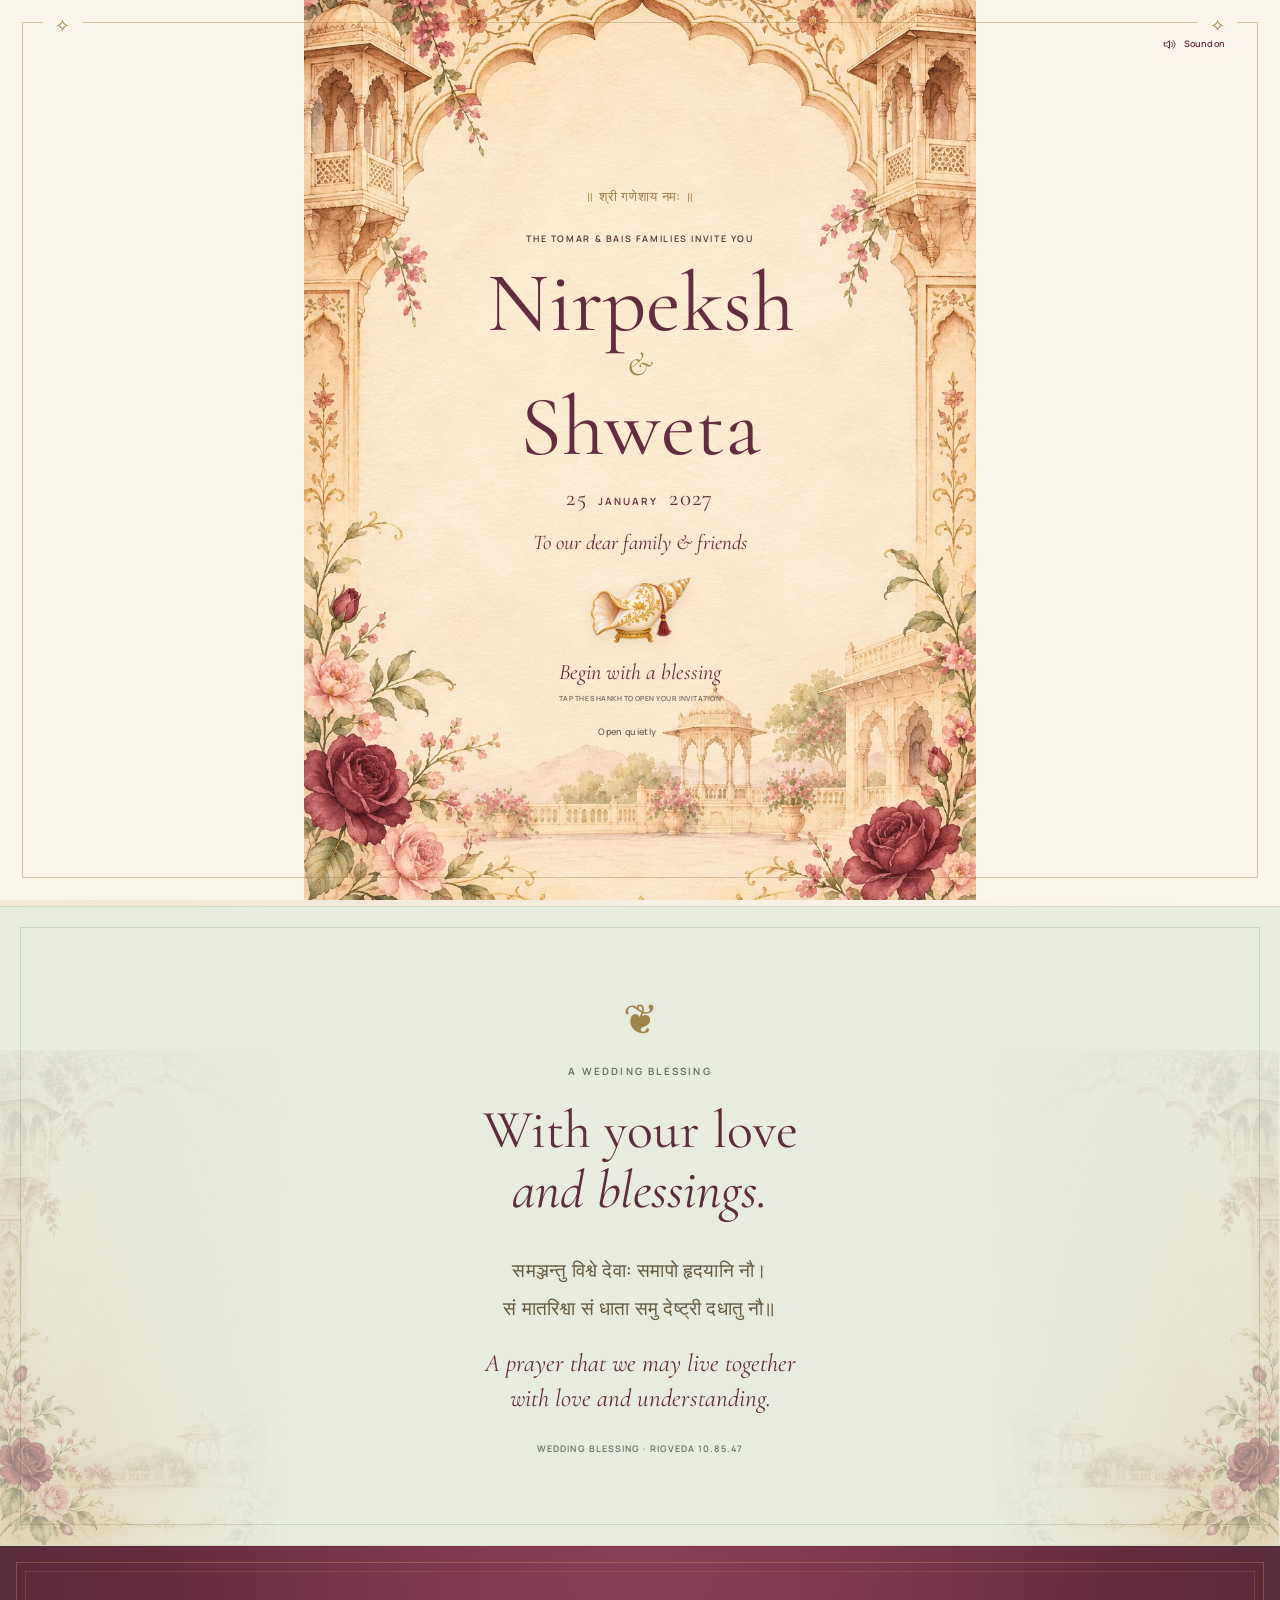
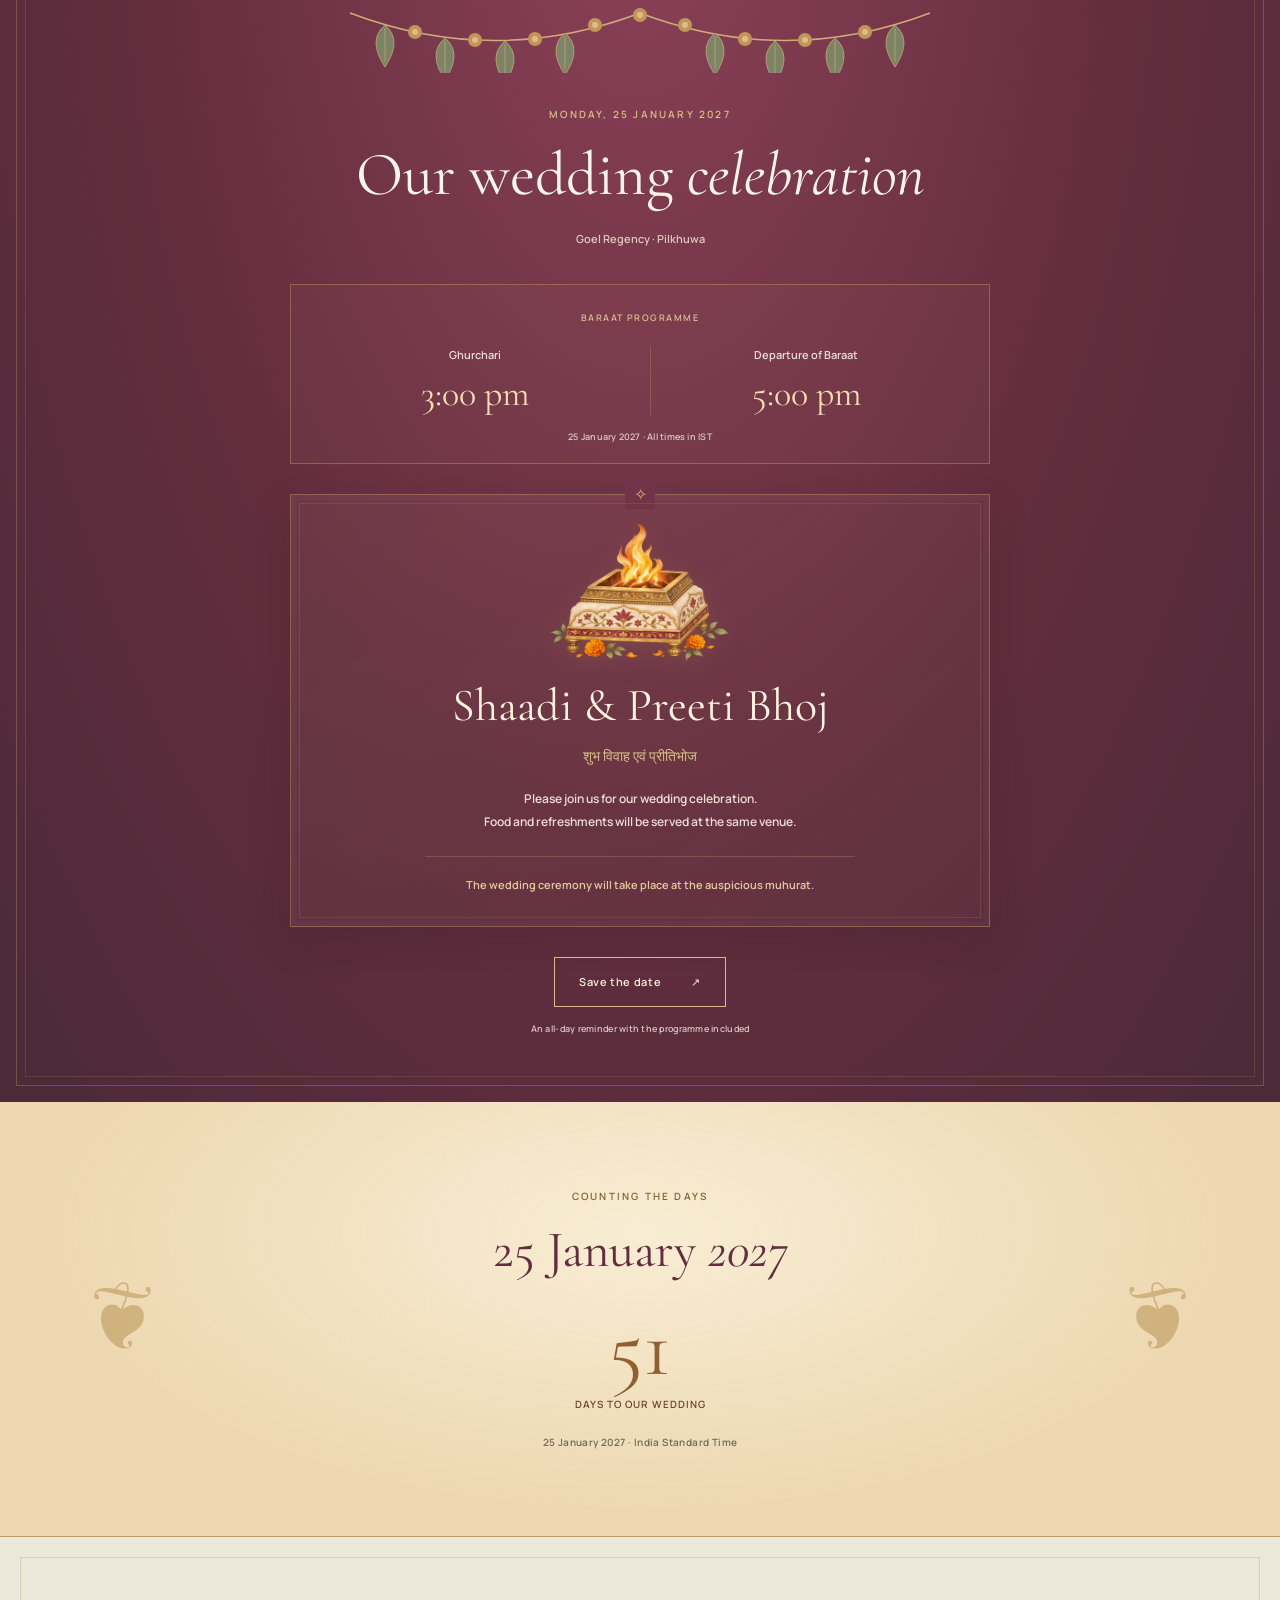
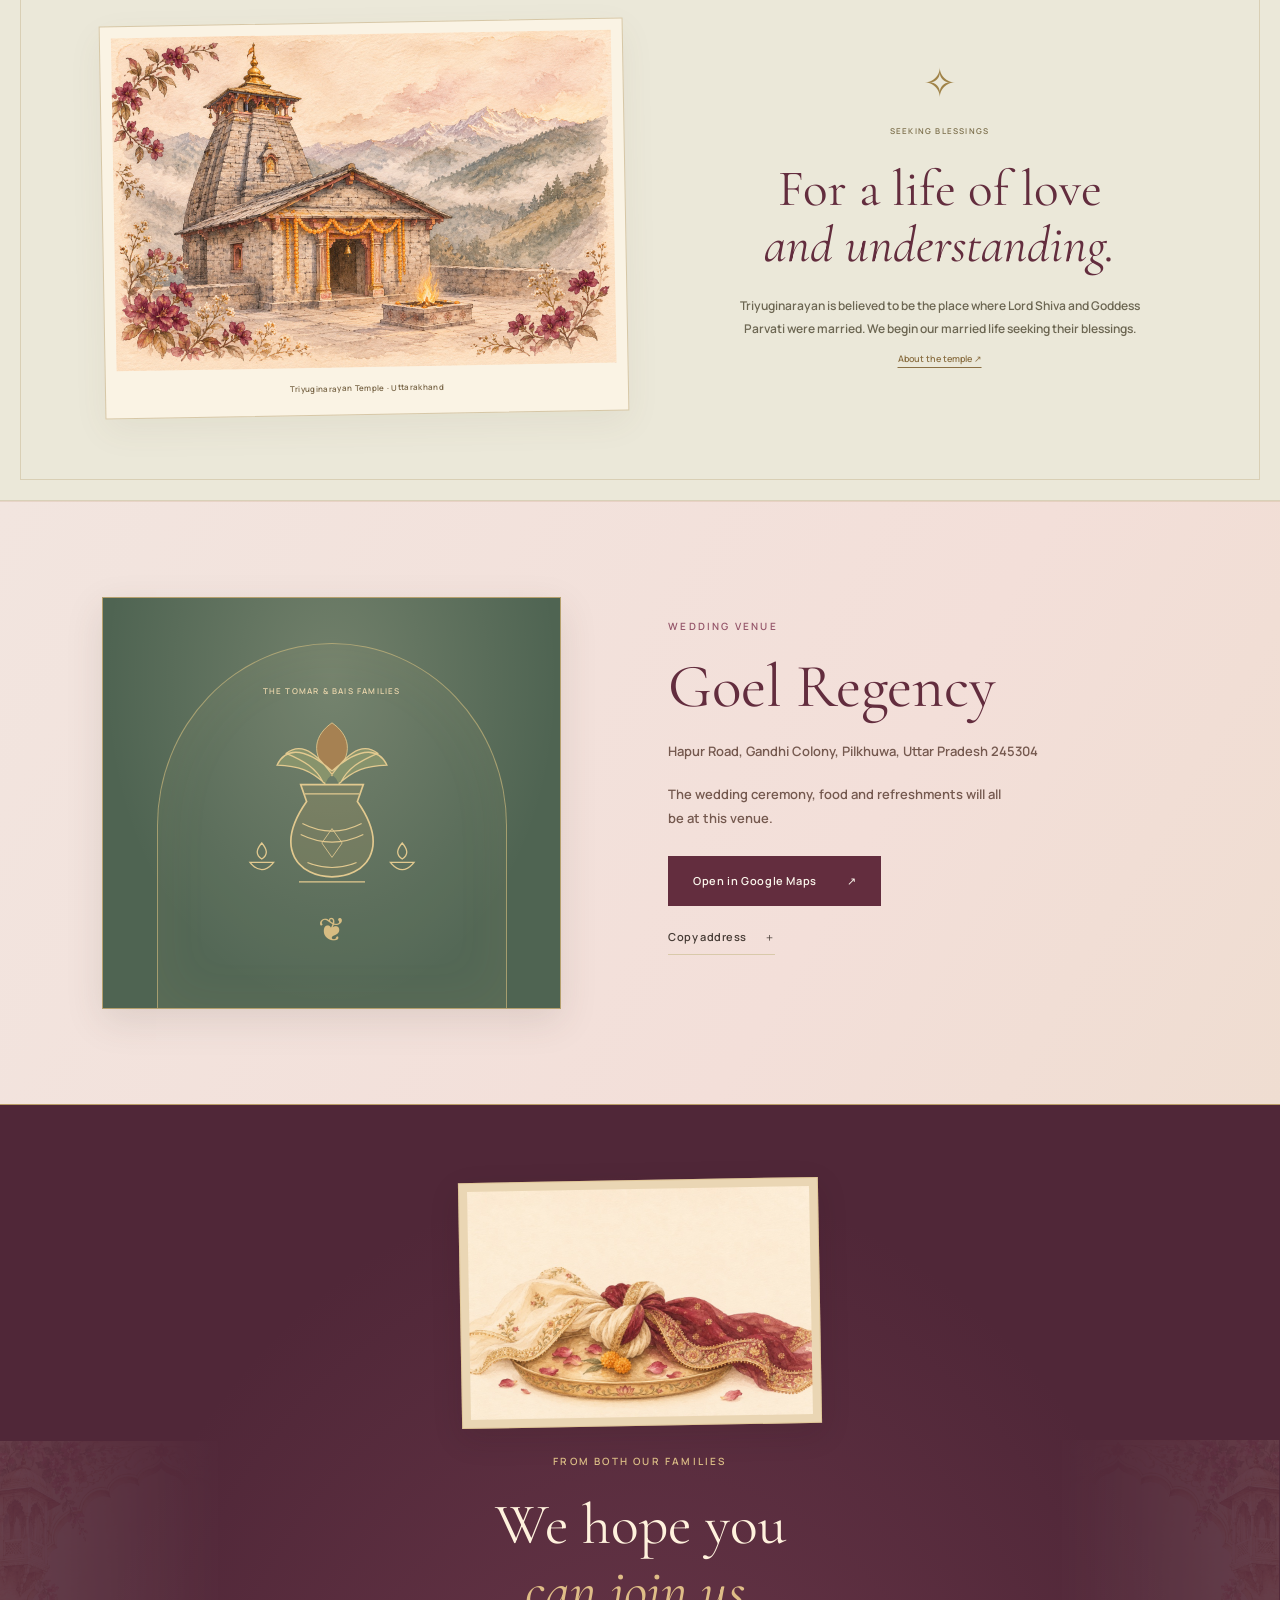
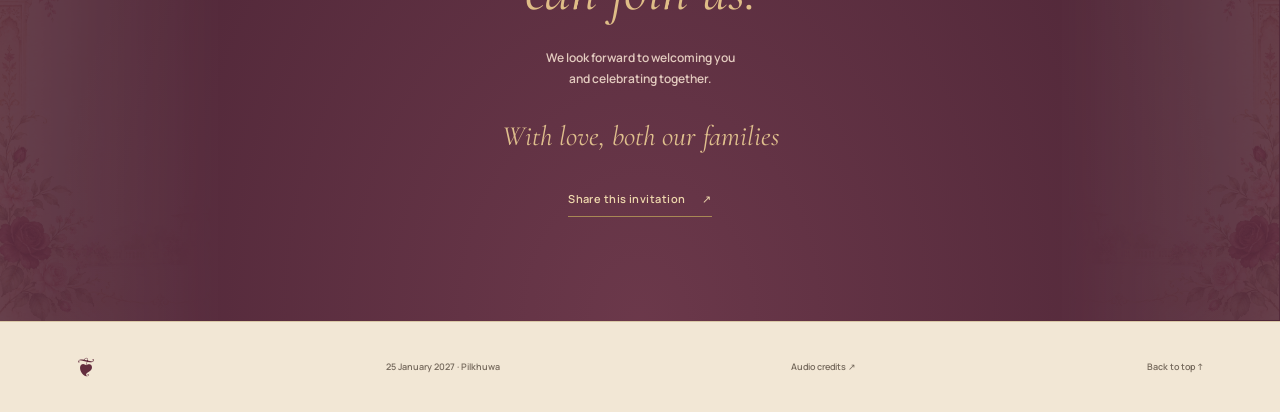
<file: index.html>
<!doctype html>
<html lang="en">
<head>
  <script src="canonical.js"></script>
  <meta charset="utf-8">
  <meta name="viewport" content="width=device-width,initial-scale=1,viewport-fit=cover">
  <meta name="theme-color" content="#632d3e">
  <meta name="description" content="With love, Nirpeksh Tomar & Shweta Bais invite you to their wedding celebration. 25 January 2027 · Goel Regency, Pilkhuwa.">
  <meta name="robots" content="noindex,nofollow">
  <meta name="referrer" content="no-referrer">
  <meta property="og:type" content="website">
  <meta property="og:url" content="https://nirpeksh.github.io/nirpeksh-shweta-wedding/">
  <link rel="canonical" href="https://nirpeksh.github.io/nirpeksh-shweta-wedding/">
  <meta property="og:title" content="Nirpeksh & Shweta · You're invited">
  <meta property="og:description" content="Please join Nirpeksh and Shweta for their wedding celebration on 25 January 2027 at Goel Regency, Pilkhuwa.">
  <meta property="og:image" content="https://nirpeksh.github.io/nirpeksh-shweta-wedding/assets/share.jpg">
  <meta property="og:image:width" content="1200">
  <meta property="og:image:height" content="630">
  <title>Nirpeksh & Shweta · Wedding invitation</title>
  <link rel="icon" type="image/svg+xml" href="assets/crest.svg">
  <link rel="preload" href="assets/heritage.jpg" as="image">
  <link rel="stylesheet" href="styles.css">
  <link rel="stylesheet" href="rich.css">
  <link rel="stylesheet" href="preview.css">
  <link rel="stylesheet" href="royal.css?v=ganesh-fire-1">
  <script>document.documentElement.classList.add('js');</script>
  <script src="config.js?v=programme-2" defer></script>
  <script src="opening.js" type="module"></script>
  <script src="app.js?v=programme-2" type="module"></script>
</head>
<body>
  <a href="#invitation" class="skip-link">Skip to invitation</a>
  <div class="opening" id="opening" tabindex="-1" role="dialog" aria-modal="true" aria-labelledby="opening-title">
    <div class="opening-sheet">
    <div class="opening-art" aria-hidden="true"></div>
    <div class="opening-frame" aria-hidden="true"></div>
    <button class="music-button cover-music" data-music aria-pressed="false"><svg class="sound-mark" viewBox="0 0 20 20" fill="none" aria-hidden="true"><path d="M3 8h3l4-3v10l-4-3H3V8Zm10-1c2 2 2 4 0 6m2-8c3 3 3 7 0 10" stroke="currentColor" stroke-width="1.3" stroke-linecap="round" stroke-linejoin="round"/></svg><span data-music-label>Play audio</span></button>
    <div class="opening-content">
      <p class="sacred" lang="hi">॥ श्री गणेशाय नमः ॥</p>
      <p class="eyebrow">The Tomar & Bais families invite you</p>
      <h1 id="opening-title"><span>Nirpeksh</span><i>&</i><span>Shweta</span></h1>
      <p class="opening-date">25 <span>JANUARY</span> 2027</p>
      <p class="opening-guest" data-guest>To our dear family & friends</p>
      <button class="bell-button shankh-button" id="shankh-open" aria-label="Sound the shankh and open the invitation">
        <img class="shankh-symbol" src="assets/shankh.png" alt="" width="420" height="280">
        <span>Begin with a blessing</span>
        <small>Tap the shankh to open your invitation</small>
      </button>
      <button class="text-button quiet" id="quiet">Open quietly <span aria-hidden="true">↗</span></button>
    </div>
    </div>
  </div>

  <div class="reveal-effects" id="reveal-effects" aria-hidden="true"></div>
  <div class="blessing" id="blessing" tabindex="-1" role="dialog" aria-modal="true" aria-labelledby="blessing-title" aria-describedby="family-invitation" hidden>
    <div class="blessing-sheet">
    <div class="blessing-frame" aria-hidden="true"></div>
    <div class="blessing-topline"><span class="eyebrow">Welcome</span><button class="music-button" data-music aria-pressed="false"><span class="music-bars" aria-hidden="true"><b></b><b></b><b></b></span><span data-music-label>Play audio</span></button></div>
    <div class="blessing-layout">
      <div class="ganesh-sanctuary">
        <div class="ganesh-portrait">
          <div class="sanctuary-halo" aria-hidden="true"></div>
          <img class="ganesh-art" src="assets/ganesh-blessing.jpg" alt="A devotional watercolour of Shri Ganesh seated on a lotus with his hand raised in blessing" width="1024" height="1024" decoding="async">
        </div>
        <p class="blessing-mantra" lang="hi">॥ ॐ श्री गणेशाय नमः ॥</p>
        <p class="sanctuary-caption">With Shri Ganesh’s blessings</p>
        <div class="audio-meaning"><p class="eyebrow">The prayer</p><p id="blessing-meaning">A prayer for an auspicious beginning.</p><p id="blessing-meaning-hindi" lang="hi">मंगलमय जीवन की प्रार्थना</p></div>
      </div>
      <div class="family-invitation" id="family-invitation">
        <p class="eyebrow">An invitation from our families</p>
        <h2 id="blessing-title"><span>The Tomar & Bais families</span>would love you<br><em>to join us.</em></h2>
        <div class="fine-rule" aria-hidden="true"><span>✧</span></div>
        <p class="blessing-guest" data-guest>To our dear family & friends</p>
        <p class="family-message">Please join us for our wedding celebration. We look forward to welcoming you, sharing a meal, and celebrating together.</p>
        <p class="family-date">25 January 2027 <span>·</span> Goel Regency, Pilkhuwa</p>
        <button class="button button-wine" id="continue-invitation">View the invitation <span aria-hidden="true">→</span></button>
        <details class="voice-note"><summary>Prayer & music</summary><p>Vivāha Maṅgalāṣṭakam, verses 1–2, recited by Prathosh A P. <a href="audio-credits.html" target="_blank" rel="noopener noreferrer">Audio credits and sources ↗</a></p></details>
      </div>
    </div>
    <p class="music-status" id="music-status" role="status"></p>
    </div>
  </div>

  <div id="site">
    <header class="header">
      <a href="#invitation" class="wordmark" aria-label="Nirpeksh and Shweta, back to invitation">N <i>&</i> S<span>25 JANUARY 2027</span></a>
      <nav aria-label="Invitation"><a href="#celebration">The celebration</a><a href="#venue">The venue</a><button class="music-button" data-music aria-pressed="false"><span class="music-bars" aria-hidden="true"><b></b><b></b><b></b></span><span data-music-label>Play audio</span></button></nav>
    </header>

    <main id="invitation" tabindex="-1">
      <section class="hero" aria-labelledby="couple-title">
        <div class="hero-copy">
          <p class="sacred" lang="hi">॥ श्री गणेशाय नमः ॥</p>
          <p class="eyebrow">Together with our families</p>
          <h1 id="couple-title" class="couple"><span>Nirpeksh <small>Tomar</small></span><i>&</i><span>Shweta <small>Bais</small></span></h1>
          <div class="fine-rule" aria-hidden="true"><span>✧</span></div>
          <p class="hero-invite">Please join us<br>for our wedding celebration.</p>
          <p class="hero-date">Monday, 25 January 2027</p>
          <p class="hero-location" data-venue-short>Goel Regency · Pilkhuwa</p>
          <a href="#celebration" class="button button-wine">Wedding details <span aria-hidden="true">↓</span></a>
        </div>
        <figure class="hero-art couple-art">
          <img src="assets/royal-couple.jpg" alt="A bride and groom, seen from behind beneath a floral arch, in ivory and wine wedding clothes." width="1024" height="1536" decoding="async">
          <figcaption><span lang="hi">शुभ विवाह</span><span>With love, from both our families.</span></figcaption>
        </figure>
        <a class="scroll-note" href="#welcome">Wedding details below <span aria-hidden="true">↓</span></a>
      </section>

      <section class="welcome section" id="welcome" aria-labelledby="welcome-title">
        <span class="welcome-floral floral-left" aria-hidden="true"></span><span class="welcome-floral floral-right" aria-hidden="true"></span>
        <span class="ornament" aria-hidden="true">❦</span>
        <p class="eyebrow">A wedding blessing</p>
        <h2 id="welcome-title">With your love<br><em>and blessings.</em></h2>
        <p class="wedding-verse" lang="sa">समञ्जन्तु विश्वे देवाः समापो हृदयानि नौ।<br>सं मातरिश्वा सं धाता समु देष्ट्री दधातु नौ॥</p>
        <p class="verse-meaning">A prayer that we may live together<br>with love and understanding.</p>
        <p class="verse-source">Wedding blessing · Rigveda 10.85.47</p>
        <p id="guest-status" class="status" role="status" hidden></p>
      </section>

      <section class="celebration section" id="celebration" aria-labelledby="celebration-title">
        <svg class="wedding-toran" viewBox="0 0 600 70" fill="none" aria-hidden="true"><defs><g id="toran-leaf"><path d="M0 0Q18 15 0 42Q-18 15 0 0Z" fill="#7c8d68" stroke="#d2b47b" stroke-width=".8"/><path d="M0 3V36" stroke="#d2b47b" stroke-width=".7"/></g><g id="toran-flower"><circle r="7" fill="#c9a056"/><circle r="3" fill="#e9c993"/></g></defs><path d="M10 10Q155 65 300 10Q445 65 590 10" stroke="#d8b87f" stroke-width="1.5"/><use href="#toran-leaf" x="45" y="22"/><use href="#toran-leaf" x="105" y="35"/><use href="#toran-leaf" x="165" y="38"/><use href="#toran-leaf" x="225" y="30"/><use href="#toran-leaf" x="375" y="30"/><use href="#toran-leaf" x="435" y="38"/><use href="#toran-leaf" x="495" y="35"/><use href="#toran-leaf" x="555" y="22"/><use href="#toran-flower" x="75" y="29"/><use href="#toran-flower" x="135" y="37"/><use href="#toran-flower" x="195" y="36"/><use href="#toran-flower" x="255" y="22"/><use href="#toran-flower" x="300" y="12"/><use href="#toran-flower" x="345" y="22"/><use href="#toran-flower" x="405" y="36"/><use href="#toran-flower" x="465" y="37"/><use href="#toran-flower" x="525" y="29"/></svg>
        <div class="section-heading"><p class="eyebrow">Monday, 25 January 2027</p><h2 id="celebration-title">Our wedding <em>celebration</em></h2><p>Goel Regency · Pilkhuwa</p></div>
        <div class="baraat-programme" aria-labelledby="baraat-programme-title">
          <p class="eyebrow" id="baraat-programme-title">Baraat programme</p>
          <dl class="programme-times">
            <div><dt>Ghurchari</dt><dd><span data-time="ghurchari">3:00 pm</span></dd></div>
            <div><dt>Departure of Baraat</dt><dd><span data-time="baraat">5:00 pm</span></dd></div>
          </dl>
          <p class="programme-date">25 January 2027 · All times in IST</p>
        </div>
        <div class="event-grid combined-event">
          <article class="event wedding-gathering" aria-label="Shaadi and preeti bhoj"><img class="sacred-fire-art" src="assets/sacred-fire.png" alt="A gentle sacred fire in a havan kund, painted in antique gold with wine flowers and sage leaves" width="480" height="320" loading="lazy" decoding="async"><h3>Shaadi & Preeti Bhoj</h3><p class="hindi" lang="hi">शुभ विवाह एवं प्रीतिभोज</p><p>Please join us for our wedding celebration.<br>Food and refreshments will be served at the same venue.</p><p class="muhurat-note" data-wedding-muhurat>The wedding ceremony will take place at the auspicious muhurat.</p></article>
        </div>
        <div class="celebration-actions"><button class="button button-gold" id="calendar">Save the date <span aria-hidden="true">↗</span></button><p>An all-day reminder with the programme included</p></div>
      </section>

      <section class="anticipation section" aria-labelledby="countdown-title"><p class="eyebrow">Counting the days</p><h2 id="countdown-title">25 January <em>2027</em></h2><p class="countdown"><strong id="days">✧</strong><span id="countdown-label">counting down to 25 January 2027</span></p><p class="small">25 January 2027 · India Standard Time</p></section>

      <section class="sacred-beginning section" aria-labelledby="sacred-title">
        <figure class="temple-art"><img src="assets/sacred-temple.jpg" alt="A watercolour of Triyuginarayan Temple in the Himalayas, with a sacred fire in the courtyard." width="1536" height="1024" loading="lazy" decoding="async"><figcaption>Triyuginarayan Temple · Uttarakhand</figcaption></figure>
        <div class="sacred-copy"><span class="sacred-flame" aria-hidden="true">✧</span><p class="eyebrow">Seeking blessings</p><h2 id="sacred-title">For a life of love<br><em>and understanding.</em></h2><p>Triyuginarayan is believed to be the place where Lord Shiva and Goddess Parvati were married. We begin our married life seeking their blessings.</p><a class="heritage-source" href="https://www.incredibleindia.gov.in/en/uttarakhand/kedarnath/triyuginarayan-temple" target="_blank" rel="noopener noreferrer">About the temple ↗</a></div>
      </section>

      <section class="venue section" id="venue" aria-labelledby="venue-title">
        <div class="venue-illustration" aria-hidden="true"><div class="venue-arch"><span class="eyebrow">The Tomar & Bais families</span><svg class="kalash-art" viewBox="0 0 260 220" fill="none"><path d="M130 77c-29-27-19-50 0-63 19 13 29 36 0 63Z" fill="#a68152" stroke="#e2c98f"/><path d="M130 71c-37-33-57-24-65-7 26 1 39 6 57 22m8-15c37-33 57-24 65-7-26 1-39 6-57 22m-8-11c-25-34-41-35-54-25 21 9 35 17 44 35m10-10c25-34 41-35 54-25-21 9-35 17-44 35" fill="#87936c" stroke="#e2c98f" stroke-width="1.5"/><path d="M93 87h74l-7 20c40 57 8 89-30 89s-70-32-30-89l-7-20Z" fill="#c3a161" fill-opacity=".17" stroke="#e2c98f" stroke-width="2"/><path d="M98 98h64m-67 35q35 18 70 0m-72 13q37 18 74 0m-66 33q29 12 58 0M91 202h78" stroke="#e2c98f" stroke-width="1.3"/><path d="m130 139 12 17-12 17-12-17 12-17Z" stroke="#e2c98f"/><path d="M33 179q14 17 28 0H33Zm14-4c-9-6-5-13 0-19 5 6 9 13 0 19Zm152 4q14 17 28 0h-28Zm14-4c-9-6-5-13 0-19 5 6 9 13 0 19Z" stroke="#e2c98f" stroke-width="1.5"/></svg><span class="venue-symbol">❦</span></div></div>
        <div class="venue-copy"><p class="eyebrow">Wedding venue</p><h2 id="venue-title" data-venue-name>Goel Regency</h2><p data-venue-address>Hapur Road, Gandhi Colony<br>Pilkhuwa, Uttar Pradesh 245304</p><p class="venue-note">The wedding ceremony, food and refreshments will all be at this venue.</p><div class="venue-actions"><a class="button button-wine" data-map href="https://maps.app.goo.gl/AdNcx3uLKy1AqE5fA?g_st=aw" target="_blank" rel="noopener noreferrer">Open in Google Maps <span aria-hidden="true">↗</span></a><button class="text-button" id="copy-address">Copy address <span aria-hidden="true">＋</span></button></div><p class="status" id="copy-status" role="status"></p></div>
      </section>

      <section class="closing section" aria-labelledby="closing-title"><figure class="gathbandhan-art"><img src="assets/gathbandhan.jpg" alt="A watercolour of ivory and wine wedding fabrics tied together on a brass platter, with a few rose petals." width="900" height="600" loading="lazy" decoding="async"></figure><p class="eyebrow">From both our families</p><h2 id="closing-title">We hope you<br><em>can join us.</em></h2><p>We look forward to welcoming you<br>and celebrating together.</p><p class="signature family-signature">With love, both our families</p><button class="text-button" id="share">Share this invitation <span aria-hidden="true">↗</span></button><p class="status" id="share-status" role="status"></p></section>
    </main>
    <footer><span aria-hidden="true">❦</span><p>25 January 2027 · Pilkhuwa</p><a href="audio-credits.html" target="_blank" rel="noopener noreferrer">Audio credits ↗</a><a href="#invitation">Back to top ↑</a></footer>
    <div class="mobile-actions" aria-label="Quick actions"><a href="#celebration">Celebration</a><a href="#venue">Directions</a><button class="music-button" data-music aria-pressed="false"><svg class="sound-mark" viewBox="0 0 20 20" fill="none" aria-hidden="true"><path d="M3 8h3l4-3v10l-4-3H3V8Zm10-1c2 2 2 4 0 6m2-8c3 3 3 7 0 10" stroke="currentColor" stroke-width="1.3" stroke-linecap="round" stroke-linejoin="round"/></svg><span data-music-label>Play audio</span></button></div>
  </div>
  <audio id="music" src="assets/shankh-mangala-blessings.m4a" preload="metadata"></audio>
  <noscript><p class="noscript">The invitation is fully readable below. Enable JavaScript for the shankh, spoken blessings and personalized greeting.</p></noscript>
</body>
</html>
</file>
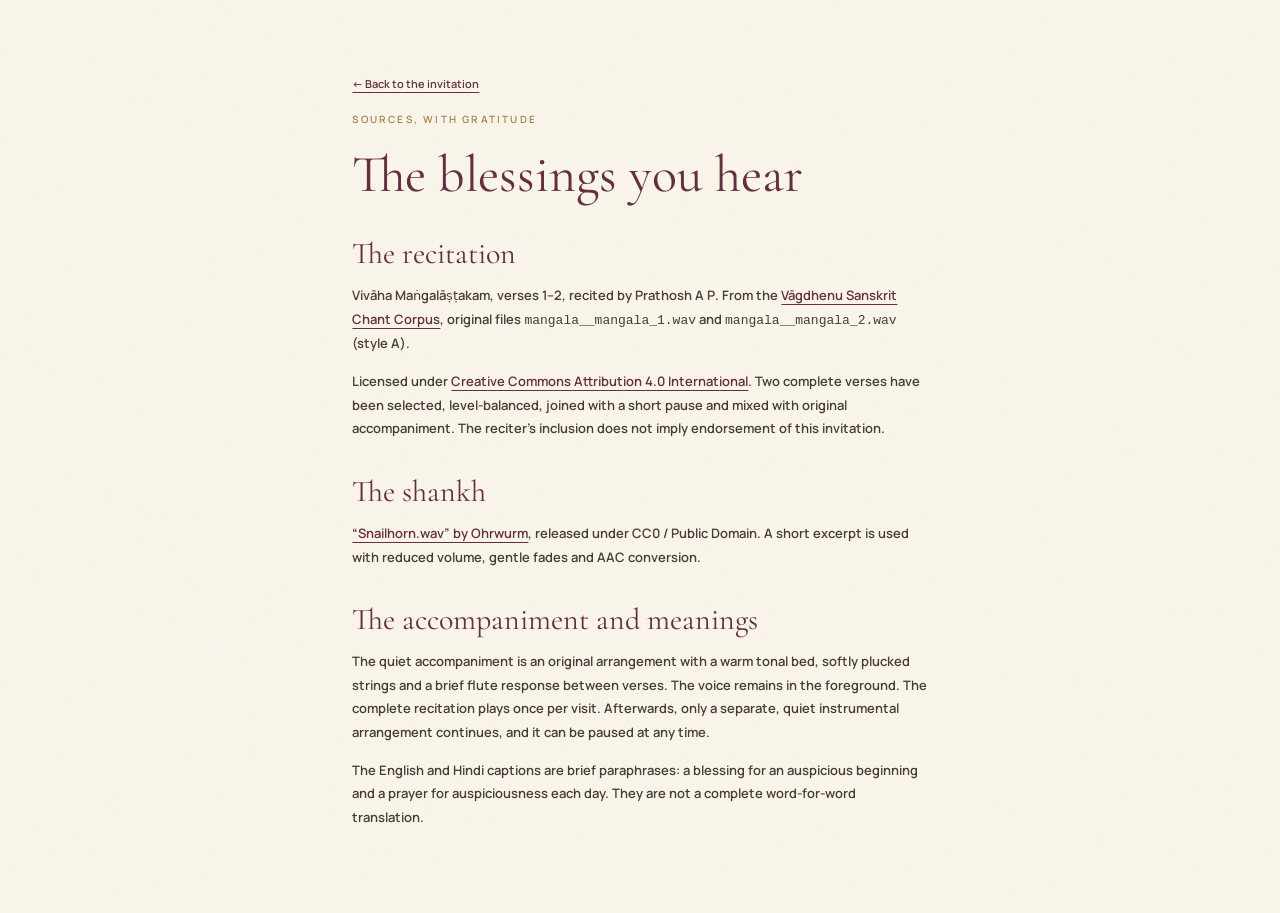
<file: audio-credits.html>
<!doctype html><html lang="en"><head>
  <script src="canonical.js"></script><meta charset="utf-8"><meta name="viewport" content="width=device-width,initial-scale=1"><meta name="robots" content="noindex,nofollow"><title>Prayer & music · Nirpeksh & Shweta</title><link rel="stylesheet" href="styles.css"><style>main{max-width:780px;margin:0 auto;padding:70px 8%}h1{font-size:52px;color:var(--wine);margin:20px 0 30px}h2{font-size:30px;color:var(--wine);margin:35px 0 15px}p{margin:15px 0;font-size:13px}a{text-decoration:underline;text-underline-offset:4px;color:var(--wine)}.back{font-size:11px}.eyebrow{color:var(--gold)}</style></head><body><main><a class="back" href="./">← Back to the invitation</a><p class="eyebrow">Sources, with gratitude</p><h1>The blessings you hear</h1><h2>The recitation</h2><p>Vivāha Maṅgalāṣṭakam, verses 1–2, recited by <strong>Prathosh A P</strong>. From the <a href="https://huggingface.co/datasets/prathoshap/vagdhenu-data">Vāgdhenu Sanskrit Chant Corpus</a>, original files <code>mangala__mangala_1.wav</code> and <code>mangala__mangala_2.wav</code> (style A).</p><p>Licensed under <a href="https://creativecommons.org/licenses/by/4.0/">Creative Commons Attribution 4.0 International</a>. Two complete verses have been selected, level-balanced, joined with a short pause and mixed with original accompaniment. The reciter’s inclusion does not imply endorsement of this invitation.</p><h2>The shankh</h2><p><a href="https://freesound.org/people/Ohrwurm/sounds/64830/">“Snailhorn.wav” by Ohrwurm</a>, released under CC0 / Public Domain. A short excerpt is used with reduced volume, gentle fades and AAC conversion.</p><h2>The accompaniment and meanings</h2><p>The quiet accompaniment is an original arrangement with a warm tonal bed, softly plucked strings and a brief flute response between verses. The voice remains in the foreground. The complete recitation plays once per visit. Afterwards, only a separate, quiet instrumental arrangement continues, and it can be paused at any time.</p><p>The English and Hindi captions are brief paraphrases: a blessing for an auspicious beginning and a prayer for auspiciousness each day. They are not a complete word-for-word translation.</p></main></body></html>
</file>
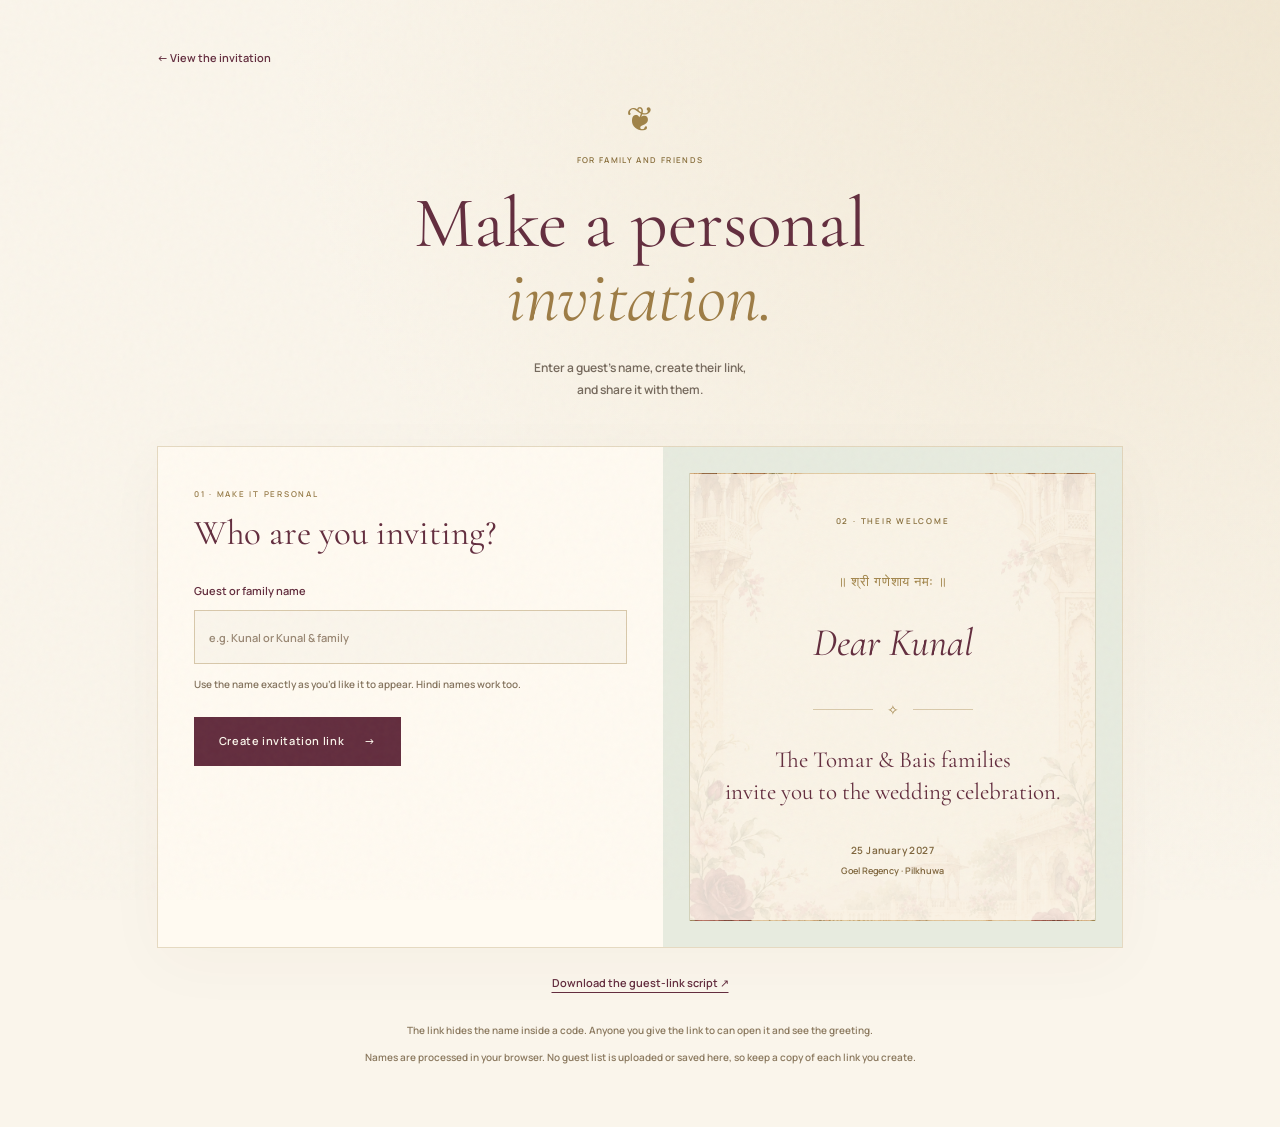
<file: personalize.html>
<!doctype html>
<html lang="en"><head>
  <script src="canonical.js"></script><meta charset="utf-8"><meta name="viewport" content="width=device-width,initial-scale=1,viewport-fit=cover"><meta name="robots" content="noindex,nofollow"><meta name="referrer" content="no-referrer"><meta name="theme-color" content="#632d3e"><title>Create a personal invitation · Nirpeksh & Shweta</title><link rel="icon" href="assets/crest.svg" type="image/svg+xml"><link rel="stylesheet" href="styles.css"><link rel="stylesheet" href="personalize.css"><script src="personalize.js" type="module"></script></head>
<body class="personalize-page"><main class="maker">
  <a class="maker-back" href="./">← View the invitation</a>
  <div class="maker-heading"><span class="ornament" aria-hidden="true">❦</span><p class="eyebrow">For family and friends</p><h1>Make a personal<br><em>invitation.</em></h1><p>Enter a guest’s name, create their link,<br>and share it with them.</p></div>
  <div class="maker-grid">
    <section class="maker-form" aria-labelledby="create-title"><p class="eyebrow">01 · Make it personal</p><h2 id="create-title">Who are you inviting?</h2>
      <form id="guest-form"><label for="guest-name">Guest or family name</label><input id="guest-name" name="guest" type="text" maxlength="100" required placeholder="e.g. Kunal or Kunal & family" autocomplete="off" aria-describedby="name-hint"><p class="field-hint" id="name-hint">Use the name exactly as you’d like it to appear. Hindi names work too.</p><button class="button button-wine" id="create-link" type="submit">Create invitation link <span aria-hidden="true">→</span></button></form>
      <p id="maker-status" class="status" role="status" aria-live="polite"></p>
      <div id="link-result" class="link-result" hidden><label for="guest-url">Their personal invitation link</label><textarea id="guest-url" rows="4" readonly spellcheck="false"></textarea><div class="result-actions"><button id="copy-link" class="button button-wine" type="button">Copy link <span aria-hidden="true">↗</span></button><a id="open-link" class="text-button" target="_blank" rel="noopener noreferrer">Preview invitation ↗</a></div><p class="field-hint">Ready to share. No publishing step or guest login needed.</p></div>
    </section>
    <section class="greeting-preview" aria-labelledby="preview-title"><div class="preview-frame"><p class="eyebrow" id="preview-title">02 · Their welcome</p><p class="sacred" lang="hi">॥ श्री गणेशाय नमः ॥</p><p class="preview-greeting" id="greeting-preview">Dear Kunal</p><div class="fine-rule" aria-hidden="true"><span>✧</span></div><p class="preview-family">The Tomar & Bais families<br>invite you to the wedding celebration.</p><p class="preview-date">25 January 2027<br><span>Goel Regency · Pilkhuwa</span></p></div></section>
  </div>
  <p class="script-download"><a href="make-invitation.cjs" download>Download the guest-link script ↗</a></p>
  <aside class="maker-note"><p>The link hides the name inside a code. Anyone you give the link to can open it and see the greeting.</p><p>Names are processed in your browser. No guest list is uploaded or saved here, so keep a copy of each link you create.</p></aside>
  <noscript><p class="noscript">Please enable JavaScript to create a personalized link.</p></noscript>
</main></body></html>
</file>
<file: styles.css>
@font-face{font-family:Cormorant;src:url('assets/cormorant-italic.ttf') format('truetype');font-style:italic;font-weight:400;font-display:swap}@font-face{font-family:Cormorant;src:url('assets/cormorant.ttf') format('truetype');font-display:swap;font-weight:400 600}@font-face{font-family:Manrope;src:url('assets/manrope.ttf') format('truetype');font-display:swap;font-weight:400 700}
:root{--ivory:#faf5eb;--paper:#f2eadb;--wine:#632d3e;--wine-dark:#482331;--gold:#a08348;--gold-light:#d8bf88;--ink:#463b35;--muted:#75695c;--line:#d9c9aa;--serif:Cormorant,'Baskerville','Palatino Linotype',Georgia,serif;--sans:Manrope,'Avenir Next',Arial,sans-serif}*{box-sizing:border-box}html{scroll-behavior:smooth;scroll-padding-top:90px}body{margin:0;background:var(--ivory);color:var(--ink);font-family:var(--sans);font-size:14px;line-height:1.8;-webkit-font-smoothing:antialiased}body.gated{overflow:hidden}body::after{content:'';position:fixed;inset:0;pointer-events:none;z-index:12;opacity:.075;background-image:url("data:image/svg+xml,%3Csvg viewBox='0 0 180 180' xmlns='http://www.w3.org/2000/svg'%3E%3Cfilter id='n'%3E%3CfeTurbulence type='fractalNoise' baseFrequency='.88' numOctaves='3' stitchTiles='stitch'/%3E%3C/filter%3E%3Crect width='100%25' height='100%25' opacity='.4' filter='url(%23n)'/%3E%3C/svg%3E")}::selection{background:#d7bc87;color:var(--wine)}a{color:inherit;text-decoration:none}button{font:inherit;cursor:pointer}button,a{-webkit-tap-highlight-color:transparent}button:disabled{cursor:wait}button:focus-visible,a:focus-visible{outline:2px solid var(--gold);outline-offset:6px}button{color:inherit}h1,h2,h3,p{margin:0}h1,h2,h3{font-family:var(--serif);font-weight:400;line-height:1.05}em{font-weight:400}button svg{display:block}.eyebrow{font-size:10px;letter-spacing:.22em;text-transform:uppercase;font-weight:600;line-height:1.8}.sacred{color:var(--gold);font-family:Georgia,serif;font-size:15px;letter-spacing:.06em}.button{min-height:50px;display:inline-flex;align-items:center;justify-content:center;gap:30px;padding:13px 24px;border:1px solid transparent;font-size:11px;letter-spacing:.055em;transition:background .2s,transform .2s}.button:hover{transform:translateY(-2px)}.button-wine{background:var(--wine);color:var(--ivory)}.button-wine:hover{background:var(--wine-dark)}.button-gold{border-color:var(--gold-light);color:#f9efd9;background:transparent}.button-gold:hover{background:#ffffff0c}.text-button{background:none;border:0;border-bottom:1px solid var(--line);padding:7px 0;font-size:11px;letter-spacing:.04em;display:inline-flex;gap:17px;align-items:center}.text-button:hover{color:var(--gold)}.status{font-size:12px;min-height:22px;margin-top:12px;color:var(--muted)}.small{font-size:10px;color:var(--muted);letter-spacing:.04em}.section{padding:100px 8%;scroll-margin-top:15px}.section h2{font-size:clamp(40px,4.8vw,64px);color:var(--wine)}.ornament{display:block;font-size:42px;color:var(--gold);line-height:1;margin-bottom:23px}.skip-link{position:fixed;top:-100px;left:20px;z-index:200;background:var(--wine);color:#fff;padding:10px}.skip-link:focus{top:10px}.header{height:96px;display:flex;align-items:center;justify-content:space-between;padding:0 6%;border-bottom:1px solid var(--line)}.wordmark{font-family:var(--serif);font-size:25px;line-height:1.1;color:var(--wine);letter-spacing:.08em}.wordmark i{font-size:20px}.wordmark span{display:block;font:8px var(--sans);letter-spacing:.2em;margin-top:8px}.header nav{display:flex;align-items:center;gap:38px;font-size:11px;letter-spacing:.02em}.header nav>a:hover{color:var(--gold)}.music-button{display:flex;align-items:center;justify-content:center;gap:9px;border:0;background:none;padding:10px 0;font-size:11px}.music-bars{display:flex;align-items:center;gap:3px;height:17px;color:var(--wine)}.music-bars b{height:10px;width:2px;background:currentColor}.music-bars b:nth-child(2){height:17px}.playing .music-bars b{animation:music .8s ease-in-out infinite alternate}.playing .music-bars b:nth-child(2){animation-delay:.4s}.playing .music-bars b:nth-child(3){animation-delay:.2s}@keyframes music{to{height:4px}}
.hero{position:relative;display:grid;grid-template-columns:1fr 1fr;min-height:740px;padding:0 5.5% 50px}.hero-copy{text-align:center;display:flex;align-items:center;flex-direction:column;justify-content:center;padding:55px 8% 35px}.hero-copy>.eyebrow{margin-top:30px}.couple{color:var(--wine);font-size:clamp(60px,6.2vw,88px);margin:21px 0 0;display:flex;flex-direction:column;align-items:center}.couple>span{display:flex;flex-direction:column}.couple small{font:10px var(--sans);letter-spacing:.25em;text-transform:uppercase;margin-top:10px}.couple>i{font-size:40px;color:var(--gold);line-height:1;margin:13px 0 11px}.fine-rule{width:160px;display:flex;align-items:center;gap:14px;color:var(--gold);margin:23px 0}.fine-rule::before,.fine-rule::after{content:'';height:1px;flex:1;background:var(--line)}.hero-invite{font-family:var(--serif);font-size:23px;line-height:1.35}.hero-date{margin-top:23px;font-size:11px;font-weight:600;letter-spacing:.08em;text-transform:uppercase}.hero-location{font-size:11px;color:var(--muted);margin:6px 0 25px}.hero-art{position:relative;min-height:660px;background:url('assets/heritage.jpg') center/cover no-repeat;display:flex;flex-direction:column;justify-content:center;align-items:center;margin:22px 0 0;border:1px solid #bba37355}.art-crest{display:flex;flex-direction:column;align-items:center;justify-content:center;text-align:center;margin-top:5%;width:72%;min-height:280px}.art-crest .eyebrow{font-size:9px;letter-spacing:.25em}.monogram{font:100px var(--serif);color:var(--wine);margin:16px 0;display:flex;align-items:center;gap:4px}.monogram i{font-size:48px;color:var(--gold);margin-top:20px}.art-date{font:15px Georgia,serif;letter-spacing:.15em;color:var(--gold)}.art-caption{font:italic 20px var(--serif);position:absolute;bottom:27%;width:100%;text-align:center;color:var(--wine)}.scroll-note{position:absolute;bottom:12px;left:0;width:100%;display:flex;justify-content:center;gap:18px;font-size:9px;letter-spacing:.09em;color:var(--muted)}
.welcome{max-width:850px;margin:auto;text-align:center;padding-top:95px;padding-bottom:110px}.welcome h2{font-size:clamp(36px,4.5vw,54px);margin:20px 0 24px;overflow-wrap:anywhere}.welcome>p:not(.eyebrow,.status){font-size:14px;line-height:2;color:var(--muted)}.welcome .welcome-signoff{font-family:var(--serif);font-style:italic;font-size:25px!important;color:var(--wine)!important;margin-top:21px;line-height:1.4!important}.celebration{background:var(--wine);color:#f2e8d6;position:relative;padding:85px 10% 65px;isolation:isolate}.celebration::before{content:'';position:absolute;inset:16px;border:1px solid #bc9b5c5c;pointer-events:none;z-index:-1}.section-heading{text-align:center}.section-heading .eyebrow{color:var(--gold-light)}.section-heading h2{color:var(--ivory);margin:20px 0 22px}.section-heading>p:last-child{font-size:11px;color:#ddc9c2}.event-grid{display:grid;grid-template-columns:1fr 1fr;margin:55px auto 40px;max-width:1050px}.event{text-align:center;padding:0 30px}.event+.event{border-left:1px solid #be9c7266}.event-number{font-size:9px;letter-spacing:.18em;color:var(--gold-light)}.event-icon{display:block;margin:25px auto 16px;width:100px;height:72px;color:var(--gold-light)}.event h3{font-size:52px}.event .hindi{font-size:14px;color:var(--gold-light);margin:11px 0 20px}.event>p:not(.hindi,.event-time){font-size:12px;line-height:1.9;color:#edddd7}.event-time{margin:25px 0 5px;font-size:10px;letter-spacing:.08em;color:#e5cc9b;border-top:1px solid #a7856250;padding-top:18px;display:inline-block;min-width:180px}.celebration-actions{text-align:center}.celebration-actions p{font-size:9px;letter-spacing:.03em;margin-top:14px;color:#d9c5c0}.anticipation{text-align:center;border-bottom:1px solid var(--line);padding-top:85px;padding-bottom:85px}.anticipation h2{margin:19px 0 30px;font-size:clamp(36px,4vw,53px)}.countdown{display:flex;flex-direction:column;align-items:center;gap:8px}.countdown strong{font:84px var(--serif);color:var(--gold);line-height:.95}.countdown span{font-size:10px;letter-spacing:.1em;text-transform:uppercase}.anticipation .small{margin-top:20px}.venue{display:grid;grid-template-columns:.9fr 1fr;align-items:center;gap:10%;padding-top:95px;padding-bottom:95px}.venue-illustration{background:var(--paper);padding:40px 45px 0;min-height:380px;display:flex;align-items:flex-end;justify-content:center;border:1px solid var(--line)}.venue-arch{border:1px solid #a0834880;border-bottom:0;border-radius:50% 50% 0 0;width:100%;max-width:350px;min-height:335px;padding:65px 15px 25px;display:flex;flex-direction:column;align-items:center;color:var(--gold)}.venue-arch .eyebrow{font-size:8px;letter-spacing:.15em}.venue-arch svg{width:100%;margin-top:25px}.venue-symbol{font-size:33px;line-height:1;margin-top:15px}.venue-copy h2{margin:20px 0}.venue-copy>p:not(.eyebrow,.status){font-size:13px;color:var(--muted)}.venue-note{margin:20px 0 26px;max-width:340px}.venue-actions{display:flex;align-items:flex-start;gap:14px;flex-direction:column}.closing{text-align:center;border-top:1px solid var(--line);background:radial-gradient(ellipse at 50% 120%,#e9d8c4 0,transparent 70%);padding-top:75px;padding-bottom:70px}.closing h2{margin:22px 0;font-size:clamp(38px,4.5vw,60px);line-height:1.15}.closing>p:not(.eyebrow,.signature,.status){font-size:12px;color:var(--muted)}.signature{font:36px var(--serif);color:var(--wine);margin:30px 0}.signature i{color:var(--gold)}footer{padding:30px 6%;display:flex;gap:20px;align-items:center;justify-content:space-between;border-top:1px solid var(--line);font-size:9px;color:var(--muted)}footer>span{font:25px var(--serif);color:var(--wine)}footer>a{white-space:nowrap}.mobile-actions{display:none}.noscript{padding:20px;text-align:center;background:var(--paper)}
.opening{display:none}.js .opening{display:flex;position:fixed;inset:0;background:var(--ivory);z-index:100;isolation:isolate;justify-content:center;align-items:center;overflow:auto;transition:opacity .7s ease,visibility .7s}.opening.dismissed{opacity:0;visibility:hidden;pointer-events:none}.opening-art{position:absolute;inset:0;background:url('assets/heritage.jpg') center/auto 112% no-repeat;z-index:-2}.opening::before{content:'';position:absolute;inset:0;background:linear-gradient(90deg,var(--ivory) 0%,transparent 20%,transparent 80%,var(--ivory) 100%);z-index:-1;pointer-events:none}.opening-frame{position:absolute;inset:22px;border:1px solid #a0834870;pointer-events:none}.opening-frame::before,.opening-frame::after{content:'✧';position:absolute;top:-14px;color:var(--gold);background:var(--ivory);padding:0 12px;font-size:18px}.opening-frame::before{left:20px}.opening-frame::after{right:20px}.opening-content{min-height:min(760px,100svh);padding:50px 20px 35px;text-align:center;display:flex;flex-direction:column;align-items:center;justify-content:center;width:min(580px,100%)}.opening .sacred{font-size:13px;margin-bottom:23px}.opening .eyebrow{font-size:9px;letter-spacing:.18em;max-width:300px}.opening h1{font-size:clamp(55px,7vw,85px);color:var(--wine);display:flex;align-items:center;gap:16px;flex-direction:column;margin:22px 0 23px;line-height:.8}.opening h1 i{font-size:34px;color:var(--gold);line-height:.7}.opening-date{font:23px var(--serif);color:var(--wine);letter-spacing:.06em}.opening-date span{font:10px var(--sans);letter-spacing:.19em;margin:0 5px}.opening-guest{font:italic 21px var(--serif);color:var(--wine);margin:18px 0 0;max-width:350px;overflow-wrap:anywhere}.bell-button{display:flex;align-items:center;flex-direction:column;background:transparent;border:0;margin:16px 0 5px;padding:0 10px 10px;color:var(--gold);position:relative}.bell-chain{height:22px;width:1px;background:repeating-linear-gradient(to bottom,var(--gold) 0 3px,transparent 3px 5px);opacity:.7}.bell{width:57px;height:62px;transform-origin:50% 0}.bell-button:hover .bell{animation:sway 1s ease-in-out infinite alternate}.bell-button>span:not(.bell-chain){font:italic 23px var(--serif);color:var(--wine);margin-top:7px}.bell-button small{font-size:8px;letter-spacing:.08em;text-transform:uppercase;color:var(--muted);margin-top:10px}.bell-button.ringing .bell{animation:sway .18s ease-in-out 5 alternate}.quiet{margin-top:4px;font-size:9px;border:0;color:var(--muted)}@keyframes sway{from{transform:rotate(-13deg)}to{transform:rotate(13deg)}}
@media(min-width:1500px){.hero{max-width:1500px;margin:auto}.section:not(.celebration,.closing){padding-left:max(8%,calc((100vw - 1250px)/2));padding-right:max(8%,calc((100vw - 1250px)/2))}.welcome{padding-left:30px!important;padding-right:30px!important}}
@media(max-width:900px){.header{height:80px}.header nav{gap:22px}.hero{min-height:640px;padding-left:2%;padding-right:2%}.hero-copy{padding:35px 15px}.hero-copy>.eyebrow{font-size:8px;margin-top:22px}.couple{font-size:65px}.hero-art{min-height:600px}.monogram{font-size:78px}.art-caption{font-size:16px;bottom:26%}.art-crest .eyebrow{font-size:8px;letter-spacing:.1em}.section{padding:75px 7%}.welcome{max-width:740px}.venue{gap:7%}.venue-illustration{padding:20px 22px 0;min-height:350px}.venue-arch{min-height:310px}.venue .button{font-size:10px;padding:13px 16px;gap:15px}.opening-art{background-size:auto 110%}}
@media(max-width:600px){html{scroll-padding-top:25px}body{font-size:13px}.header{padding:0 7%;height:77px}.wordmark{font-size:23px}.header nav>a{display:none}.header nav .music-button{font-size:10px}.hero{display:flex;flex-direction:column;padding:0 0 43px;min-height:unset}.hero-copy{padding:45px 22px 38px;z-index:1}.hero-copy>.eyebrow{margin-top:24px;letter-spacing:.18em;font-size:9px}.couple{font-size:73px;flex-direction:row;flex-wrap:wrap;justify-content:center;gap:18px;margin-top:25px}.couple>i{font-size:28px;margin:0 0 21px}.couple>span{font-size:49px}.couple small{font-size:9px;margin-top:9px}.fine-rule{margin:26px 0 22px}.hero-invite{font-size:24px}.hero-date{margin-top:25px;font-size:11px}.hero-location{font-size:10px;margin-bottom:25px}.hero-art{margin:0 6% 20px;min-height:465px;background-position:center 55%;background-size:cover}.art-crest{min-height:250px;margin-top:0}.monogram{font-size:89px;margin:10px 0}.monogram i{font-size:40px}.art-crest .eyebrow{font-size:8px;letter-spacing:.2em}.art-date{font-size:12px}.art-caption{bottom:23%;font-size:17px}.scroll-note{font-size:8px;letter-spacing:.04em;gap:10px;bottom:9px}.section{padding:67px 8%}.section h2{font-size:42px}.welcome{padding-top:68px;padding-bottom:72px}.welcome h2{font-size:39px;line-height:1.13;margin:20px 0 23px}.welcome>.eyebrow{font-size:8px;letter-spacing:.18em}.welcome>p:not(.eyebrow,.status){font-size:12px;line-height:1.95}.welcome .welcome-signoff{font-size:24px!important}.celebration{padding:65px 11% 55px}.celebration::before{inset:11px}.section-heading>.eyebrow{font-size:8px;letter-spacing:.14em}.section-heading h2{font-size:44px;line-height:1.07}.section-heading>p:last-child{font-size:10px;max-width:230px;margin:auto}.event-grid{grid-template-columns:1fr;margin:38px auto 30px}.event{padding:0 0 28px}.event+.event{border-left:0;border-top:1px solid #be9c7266;padding:32px 0 0}.event h3{font-size:48px}.event-icon{height:60px;width:92px;margin:20px auto 14px}.event .hindi{margin:8px 0 16px;font-size:13px}.event>p:not(.hindi,.event-time){font-size:12px}.event-time{font-size:9px;margin-top:20px;padding-top:12px}.celebration-actions p{font-size:8px;max-width:230px;margin:15px auto 0}.anticipation h2{font-size:38px}.anticipation .eyebrow{font-size:8px;letter-spacing:.14em}.countdown strong{font-size:78px}.venue{grid-template-columns:1fr;gap:37px;padding:60px 8% 45px}.venue-illustration{min-height:315px;max-width:340px;width:100%;margin:auto;padding:30px 35px 0}.venue-arch{min-height:280px;padding-top:55px}.venue-arch svg{max-width:220px;margin-top:15px}.venue-copy{text-align:center}.venue-copy h2{font-size:49px;margin:20px 0}.venue-note{margin:18px auto 24px}.venue-actions{align-items:center;gap:16px}.venue .button{font-size:11px;gap:25px;padding:14px 22px}.closing{padding:60px 7% 45px}.closing h2{font-size:39px}.closing .eyebrow{font-size:8px}.signature{font-size:33px}footer{padding:25px 7% 95px;flex-wrap:wrap;justify-content:center;gap:15px}footer>span{display:none}footer p{font-size:8px;text-align:center;width:100%}footer>a{font-size:9px}.mobile-actions{display:flex;position:fixed;left:12px;right:12px;bottom:calc(10px + env(safe-area-inset-bottom));border:1px solid #b49b7470;z-index:20;background:#faf5ebf5;box-shadow:0 3px 25px #48233119;align-items:center;justify-content:space-around;min-height:53px;backdrop-filter:blur(12px)}.mobile-actions>a,.mobile-actions>button{font-size:10px;padding:15px 5px}.mobile-actions>a{color:var(--wine)}.mobile-actions .music-button{gap:7px}.mobile-actions .music-button>span:first-child{font-size:17px;line-height:1}.opening-art{background-size:auto 102%;opacity:.9}.opening::before{background:linear-gradient(90deg,#faf5eb77,transparent 25%,transparent 75%,#faf5eb77)}.opening-frame{inset:13px}.opening-content{min-height:100svh;padding:55px 24px 42px;justify-content:center}.opening .sacred{font-size:12px;margin-bottom:25px}.opening .eyebrow{font-size:7px;letter-spacing:.17em}.opening h1{font-size:72px;gap:17px;margin:28px 0}.opening h1 i{font-size:32px}.opening-date{font-size:23px}.opening-date span{font-size:9px}.opening-guest{font-size:20px;max-width:260px;margin-top:20px}.bell-button{margin-top:16px}.bell{width:53px;height:59px}.bell-chain{height:22px}.bell-button>span:not(.bell-chain){font-size:22px}.bell-button small{font-size:7px}.quiet{font-size:9px}}
@media(max-width:360px){.couple{gap:10px}.couple>span{font-size:43px}.opening h1{font-size:62px}.opening-content{padding-left:20px;padding-right:20px}.hero-art{min-height:410px}.opening .eyebrow{font-size:6.5px}.bell-button>span:not(.bell-chain){font-size:20px}}
@media(max-height:700px){.opening-content{padding-top:30px;padding-bottom:24px}.opening .sacred{margin-bottom:12px}.opening h1{font-size:58px;margin:19px 0;gap:12px}.opening h1 i{font-size:27px}.opening-guest{margin-top:12px;font-size:19px}.opening .bell-chain{height:10px}.opening .bell{height:49px}.bell-button{margin-top:9px}.bell-button>span:not(.bell-chain){font-size:20px}.bell-button small{margin-top:5px}}
@media(prefers-reduced-motion:reduce){html{scroll-behavior:auto}*,*::before,*::after{animation:none!important;transition:none!important}.button:hover{transform:none}}

.opening[hidden]{display:none!important}

#invitation:focus,.opening:focus{outline:none}
@media(max-width:600px){.couple{flex-wrap:nowrap;gap:12px}.couple>span{font-size:clamp(35px,11vw,45px)}.couple>i{font-size:25px;margin-bottom:20px}.hero-invite{font-size:22px}.hero-copy{padding-top:37px;padding-bottom:35px}.hero-date{margin-top:21px}.hero-copy>.eyebrow{margin-top:20px}}
@media(max-width:360px){.couple{gap:10px}.couple>i{font-size:22px}}
</file>
<file: rich.css>
/* Second edition: blessing-led opening and a richer heritage palette. */
.cover-music{position:absolute;right:45px;top:30px;z-index:2;font-size:9px;color:var(--wine);gap:7px;background:#faf5ebbf;padding:6px 10px}
.opening.is-ringing .opening-art{animation:auspicious-light 1.4s ease-out both}
.opening.is-ringing .bell-button{filter:drop-shadow(0 0 17px #efd18c)}
.opening.is-ringing .bell-button .bell{animation:sway .16s ease-in-out 6 alternate}
@keyframes auspicious-light{0%{filter:brightness(1) saturate(1)}55%{filter:brightness(1.15) saturate(1.2)}100%{filter:brightness(1.08) saturate(1.12)}}
.reveal-effects{position:fixed;inset:0;z-index:130;pointer-events:none;overflow:hidden;display:none}
.reveal-effects.active{display:block}
.blessing-ripple{position:absolute;left:var(--bell-x);top:var(--bell-y);width:80px;height:80px;border:1px solid #e0b768;box-shadow:0 0 30px #f2dba655,inset 0 0 25px #f1d69535;border-radius:50%;transform:translate(-50%,-50%);animation:golden-ripple 1.5s var(--delay) ease-out both}
@keyframes golden-ripple{0%{opacity:0;transform:translate(-50%,-50%) scale(.15)}15%{opacity:.95}100%{opacity:0;transform:translate(-50%,-50%) scale(11)}}
.blessing-petal{position:absolute;top:-35px;left:var(--x);width:14px;height:21px;border-radius:85% 12% 70% 25%;background:radial-gradient(ellipse at 30% 25%,#e9a998,#a43d57 80%);box-shadow:1px 2px 6px #4a1d3322;animation:petal-blessing var(--duration) var(--delay) ease-in both}
.petal-1{width:12px;height:19px;background:radial-gradient(ellipse at 30% 25%,#ffe0a3,#c88c32 80%)}
.petal-2{width:10px;height:17px;background:radial-gradient(ellipse at 30% 25%,#efd0c7,#bd6a7d 85%)}
.petal-3{width:8px;height:13px;background:radial-gradient(ellipse at 30% 25%,#f3e8b9,#bea15c 85%)}
@keyframes petal-blessing{0%{opacity:0;transform:translate3d(0,-20px,0) rotate(0)}8%{opacity:.9}83%{opacity:.8}100%{opacity:0;transform:translate3d(var(--drift),110vh,0) rotate(var(--spin))}}

.blessing[hidden]{display:none!important}
.blessing{position:fixed;inset:0;z-index:110;overflow:auto;isolation:isolate;color:var(--wine);background:#faf2df;outline:none;opacity:0;transition:opacity .65s ease,visibility .65s;min-height:100svh}
.blessing::before{content:'';position:absolute;inset:0;z-index:-1;pointer-events:none;background:radial-gradient(ellipse at 0 90%,#b58a5033,transparent 45%),radial-gradient(ellipse at 100% 0,#d4ae6c26,transparent 55%),linear-gradient(115deg,#f0dfbe44,transparent 50%)}
.blessing.is-visible{opacity:1}
.blessing.dismissed{opacity:0;visibility:hidden;pointer-events:none}
.blessing-frame{position:absolute;inset:20px;border:1px solid #aa844c80;pointer-events:none;z-index:-1}
.blessing-frame::before{content:'';position:absolute;inset:5px;border:1px solid #aa844c35}
.blessing-topline{position:relative;display:flex;align-items:center;justify-content:space-between;padding:36px 5% 0;gap:15px}
.blessing-topline .eyebrow{font-size:9px;color:#866631}
.blessing-topline .music-button{font-size:10px;white-space:nowrap;color:var(--wine)}
.blessing-layout{max-width:1200px;margin:0 auto;min-height:calc(100svh - 110px);display:grid;grid-template-columns:.95fr 1.05fr;align-items:center;gap:6%;padding:35px 5% 55px}
.ganesh-sanctuary{position:relative;isolation:isolate;text-align:center;padding:20px 0 30px}
.sanctuary-halo{position:absolute;top:15%;left:7%;right:7%;aspect-ratio:1;border:1px solid #b08b4b44;border-radius:50%;z-index:-1;box-shadow:0 0 75px #d8a54425,inset 0 0 65px #e3bd6d25}
.sanctuary-halo::before{content:'';position:absolute;inset:14px;border:1px dashed #af8b4540;border-radius:50%}
.ganesh-art{width:100%;max-width:420px;height:auto;mask-image:radial-gradient(ellipse at center,#000 57%,#000e 65%,transparent 76%);display:block;margin:0 auto;mix-blend-mode:multiply}
.blessing-mantra{font-family:Georgia,serif;font-size:19px;color:#996e28;margin-top:8px;letter-spacing:.04em}
.sanctuary-caption{font:italic 22px var(--serif);margin-top:14px;color:var(--wine)}
.family-invitation{text-align:center;position:relative;padding:25px 0}
.family-invitation>.eyebrow{color:#947137;font-size:9px}
.family-invitation h2{font-size:clamp(42px,4.2vw,61px);line-height:1.08;margin:22px 0 0}
.family-invitation h2>span{font:10px var(--sans);text-transform:uppercase;letter-spacing:.15em;display:block;margin-bottom:24px;line-height:1.8}
.family-invitation h2 em{color:#93703d}
.family-invitation .fine-rule{margin:26px auto 21px}
.blessing-guest{font:italic 25px var(--serif);line-height:1.3;max-width:390px;margin:0 auto 17px;overflow-wrap:anywhere}
.family-message{font-size:12px;line-height:1.9;max-width:355px;margin:auto;color:#766352}
.blessing-names{font:40px var(--serif);line-height:1.1;margin:22px auto 15px;white-space:nowrap}
.blessing-names i{color:var(--gold)}
.family-date{font-size:9px;letter-spacing:.045em;color:#7c674c;line-height:1.9;margin:0 auto 26px}
.family-date span{padding:0 7px;color:#a08040}
.family-invitation>.button{background:var(--wine);border-color:#5d2c3a;color:#fcf2e2;min-width:225px;box-shadow:0 6px 23px #71334917}
.blessing-footnote{font:italic 19px var(--serif);color:#9a7444;margin-top:21px}
.music-status{font-size:10px;text-align:center;color:#735142;margin:-33px auto 18px;max-width:80%}
.blessing.is-visible .ganesh-sanctuary{animation:sanctuary-reveal 1s ease-out both}
.blessing.is-visible .family-invitation{animation:family-reveal 1s .18s ease-out both}
@keyframes sanctuary-reveal{from{opacity:0;transform:translateY(15px) scale(.98)}to{opacity:1;transform:none}}
@keyframes family-reveal{from{opacity:0;transform:translateY(20px)}to{opacity:1;transform:none}}

/* The cover stays ivory; the invitation unfolds into wine, sage and saffron. */
.header{background:#f4ead7;border-bottom-color:#cbb27f}
.hero{gap:24px;padding-top:24px;background:radial-gradient(ellipse at 5% 100%,#e6ceab55,transparent 65%)}
.hero-copy{position:relative;isolation:isolate;margin-top:0;background:linear-gradient(145deg,#74344a,#4b2939);color:#faf0df;border:1px solid #b99a61;padding:50px 8% 40px;box-shadow:0 12px 30px #602b3c12}
.hero-copy::before{content:'';position:absolute;inset:11px;border:1px solid #d9be8550;pointer-events:none;z-index:-1;background-image:url("data:image/svg+xml,%3Csvg xmlns='http://www.w3.org/2000/svg' width='42' height='42' viewBox='0 0 42 42'%3E%3Cpath d='M21 13q3 5 8 8-5 3-8 8-3-5-8-8 5-3 8-8Z' fill='none' stroke='%23d6b379' stroke-opacity='.055'/%3E%3C/svg%3E")}
.hero-copy .sacred{color:#ddbc77}
.hero-copy>.eyebrow{color:#dfc695;margin-top:22px}
.hero-copy .couple{color:#fff4e3}
.hero-copy .couple small{color:#e2c799}
.hero-copy .couple>i{color:#d6b376}
.hero-copy .fine-rule{color:#dfc28b}
.hero-copy .fine-rule::before,.hero-copy .fine-rule::after{background:#c9a76b66}
.hero-copy .hero-invite{color:#f5e7d5}
.hero-copy .hero-date{color:#e5c58b}
.hero-copy .hero-location{color:#dbc3b7}
.hero-copy .button{background:#e1c68d;color:#4c2835;border-color:#e1c68d}
.hero-copy .button:hover{background:#efdaa9}
.hero-art{margin-top:0;border-color:#bca476;box-shadow:0 10px 30px #8c693314}
.welcome{position:relative;isolation:isolate;max-width:none!important;background:#e7ecdf;border-top:1px solid #b8c0a266;border-bottom:1px solid #b8c0a266;overflow:hidden;padding:90px 22%!important}
.welcome::before{content:'';position:absolute;inset:20px;border:1px solid #9caa8360;z-index:-1;pointer-events:none}
.welcome .eyebrow{color:#5f704f}
.welcome h2{font-size:clamp(36px,4.2vw,54px);color:#5f2c3d;position:relative}
.welcome>p:not(.eyebrow,.status){color:#5e6853}
.welcome-floral{position:absolute;top:0;bottom:0;width:22%;z-index:-1;background:url('assets/heritage.jpg') left bottom/330px auto no-repeat;mix-blend-mode:multiply;opacity:.53;mask-image:linear-gradient(90deg,#000 30%,transparent),linear-gradient(0deg,#000 10%,transparent 90%);mask-composite:intersect}
.floral-left{left:0}
.floral-right{right:0;transform:scaleX(-1)}
.celebration{background:radial-gradient(ellipse at 50% -10%,#8d4259 0%,#632d3e 55%,#4b2a38 100%)}
.celebration::after{content:'';position:absolute;inset:25px;border:1px solid #b99b6133;pointer-events:none;z-index:-1}
.event-grid{gap:30px;margin-top:45px}
.event{border:1px solid #c6a76d66;background:linear-gradient(145deg,#e7cb9411,#f5dfb006);padding:30px 22px;box-shadow:0 10px 35px #24121a14;position:relative}
.event+.event{border:1px solid #c6a76d66}
.event::before{content:'✧';display:block;font-size:16px;color:#d8b76d;position:absolute;top:-15px;left:calc(50% - 15px);background:#703347;width:30px}
.event h3{color:#fff4dd}
.event-icon{margin-top:18px}
.anticipation{background:radial-gradient(ellipse at 50% 30%,#f8edd4,transparent 65%),#edd8b1;border-bottom:1px solid #bc9b63;position:relative}
.anticipation::before,.anticipation::after{content:'❦';position:absolute;color:#b18c4780;font:90px var(--serif);top:39%;line-height:1}
.anticipation::before{left:7%}.anticipation::after{right:7%;transform:scaleX(-1)}
.anticipation>.eyebrow{color:#806334}
.countdown strong{color:#8f6031}
.countdown span{color:#694530}
.venue{background:linear-gradient(120deg,#f2e5df,#f3dfd9 65%,#efddd1);border-top:1px solid #b9957133}
.venue-copy>.eyebrow{color:#95566a}
.venue-copy>p:not(.eyebrow,.status){color:#75594f}
.venue-illustration{background:radial-gradient(ellipse at 50% 20%,#fff2cf33,transparent 70%),#4f6452;border:1px solid #b5a06d;box-shadow:0 12px 35px #51413820;min-height:410px;padding-top:45px}
.venue-arch{color:#e2c98f;border-color:#d6be7f9e;min-height:365px;background:#b8c3a20c}
.venue-arch .eyebrow{color:#e9d5ab}
.venue-symbol{color:#d7bc82}
.closing{background:radial-gradient(ellipse at 50% 100%,#94526666,transparent 65%),#502738;color:#efdfcc;border-top-color:#b89b66}
.closing .eyebrow{color:#dbbd86}
.closing h2{color:#fff2dd}
.closing h2 em{color:#dfbd87}
.closing>p:not(.eyebrow,.signature,.status){color:#e3cbbf}
.closing .signature{color:#faebce}
.closing .text-button{color:#efd8ad;border-color:#a88855}
.closing .status{color:#e2c8ac}
footer{background:#f2e7d5;border-top-color:#b5986066}

@media(min-width:1500px){.hero-copy{padding-left:8%;padding-right:8%}.welcome{padding-left:calc((100vw - 800px)/2)!important;padding-right:calc((100vw - 800px)/2)!important}}
@media(max-width:900px){.hero{gap:16px}.hero-copy{padding-left:20px;padding-right:20px}.blessing-layout{gap:4%;padding-left:6%;padding-right:6%}.family-invitation h2{font-size:45px}.family-message{font-size:11px}.blessing-names{font-size:35px}.welcome{padding:75px 15%!important}.venue-illustration{min-height:350px}.venue-arch{min-height:310px}}
@media(max-width:600px){
  .cover-music{top:24px;right:24px;font-size:8px;padding:5px 8px;background:#faf5ebba}
  .opening .bell-button small{font-size:6.5px;letter-spacing:.055em}
  .blessing-frame{inset:12px}
  .blessing-topline{padding:24px 28px 0;gap:10px}
  .blessing-topline>.eyebrow{font-size:7px;letter-spacing:.1em}
  .blessing-topline .music-button{font-size:9px}
  .blessing-layout{display:flex;flex-direction:column;gap:0;min-height:0;padding:6px 30px 30px;max-width:480px}
  .ganesh-sanctuary{padding:0 0 13px;width:100%;max-width:270px}
  .ganesh-art{max-width:210px;max-height:210px;object-fit:contain}
  .sanctuary-halo{top:11%;left:13%;right:13%;box-shadow:0 0 40px #d8a54420}
  .blessing-mantra{font-size:14px;margin-top:-1px}
  .sanctuary-caption{font-size:17px;margin-top:7px}
  .family-invitation{padding:13px 0 0;width:100%}
  .family-invitation>.eyebrow{font-size:7px;letter-spacing:.17em}
  .family-invitation h2{font-size:40px;line-height:1.05;margin-top:15px}
  .family-invitation h2>span{font-size:8px;letter-spacing:.1em;margin-bottom:13px;line-height:1.6}
  .family-invitation .fine-rule{margin:17px auto 14px;width:110px}
  .blessing-guest{font-size:21px;margin-bottom:13px;max-width:300px}
  .family-message{font-size:10px;line-height:1.8;max-width:280px}
  .blessing-names{font-size:32px;margin:16px auto 12px}
  .family-date{font-size:8px;max-width:250px;line-height:1.9;margin-bottom:20px}
  .family-date span{padding:0 4px}
  .family-invitation>.button{min-height:47px;min-width:225px;padding:11px 21px;font-size:10px}
  .blessing-footnote{font-size:16px;margin-top:15px}
  .music-status{font-size:9px;line-height:1.6;margin:0 auto 25px;max-width:75%}
  .hero{gap:0;padding:16px 0 40px;background:linear-gradient(180deg,#f0e1c8,#faf5eb)}
  .hero-copy{margin:0 5% 17px;padding:37px 18px 33px}
  .hero-copy::before{inset:9px}
  .hero-copy>.eyebrow{font-size:8px;letter-spacing:.16em;margin-top:20px}
  .hero-copy .couple{gap:8px;width:100%}
  .hero-copy .couple>span{font-size:clamp(31px,10vw,42px)}
  .hero-copy .couple>i{font-size:23px}
  .hero-copy .couple small{font-size:8px}
  .hero-copy .hero-invite{font-size:21px}
  .hero-copy .hero-date{font-size:10px}
  .hero-art{margin:0 5% 17px}
  .welcome{padding:65px 11%!important}
  .welcome h2{font-size:37px}
  .welcome::before{inset:14px}
  .welcome-floral{width:31%;background-size:260px auto;opacity:.32}
  .welcome .eyebrow{font-size:7px;letter-spacing:.14em}
  .event-grid{gap:26px;margin-top:38px}
  .event,.event+.event{padding:28px 12px 22px}
  .event::before{background:#723448}
  .celebration::after{inset:17px}
  .anticipation::before,.anticipation::after{font-size:53px;top:55%;opacity:.65}
  .anticipation::before{left:7%}.anticipation::after{right:7%}
  .anticipation h2{font-size:37px}
  .venue-illustration{min-height:315px;padding-top:30px}
  .venue-arch{min-height:280px}
  .closing{padding-bottom:48px}
  .closing h2{font-size:38px}
}
@media(max-width:360px){.blessing-topline{padding-left:23px;padding-right:23px}.blessing-layout{padding-left:24px;padding-right:24px}.ganesh-art{max-width:205px;max-height:205px}.family-invitation h2{font-size:35px}.blessing-guest{font-size:20px}.blessing-names{font-size:29px}.hero-copy .couple{gap:7px}.hero-copy .hero-invite{font-size:19px}}
@media(max-height:740px) and (min-width:601px){.blessing-layout{padding-top:8px;padding-bottom:35px;min-height:calc(100svh - 85px)}.ganesh-art{max-width:340px}.family-invitation{padding:8px 0}.family-invitation h2{font-size:45px;margin-top:16px}.family-invitation h2>span{margin-bottom:14px}.family-invitation .fine-rule{margin:20px auto 15px}.blessing-names{font-size:35px;margin:15px auto 13px}.family-date{margin-bottom:20px}.blessing-footnote{margin-top:15px}}
@media(prefers-reduced-motion:reduce){.reveal-effects{display:none!important}.blessing,.opening{transition:none}.blessing.is-visible .ganesh-sanctuary,.blessing.is-visible .family-invitation{animation:none}.opening.is-ringing .opening-art,.opening.is-ringing .bell{animation:none}}
@media(max-width:600px){.ganesh-art{max-width:190px;max-height:190px}.family-message{font-size:12px;line-height:1.8}.family-date{font-size:9px}}
</file>
<file: preview.css>
/* Concept 2 is an isolated review version. No changes to the approved site. */
.concept-label{position:absolute;top:34px;left:45px;font:8px var(--sans);letter-spacing:.1em;text-transform:uppercase;color:#8d7149;z-index:2;background:#faf5ebbb;padding:5px 8px}
.concept-label span{padding:0 3px}
.opening .shankh-button{margin:8px 0 0;padding:0 12px 8px;filter:none}
.shankh-symbol{width:145px;height:96px;object-fit:contain;display:block;filter:drop-shadow(0 4px 7px #a17e4830);transition:transform .5s,filter .5s}
.shankh-button:hover .shankh-symbol{transform:translateY(-3px);filter:drop-shadow(0 5px 12px #b48f5966)}
.opening .shankh-button>span{font:italic 22px var(--serif);color:var(--wine);margin-top:0}
.opening .shankh-button small{font-size:7px;letter-spacing:.065em;margin-top:8px}
.opening.is-ringing .shankh-symbol{animation:shankh-awakening 1.1s ease both}
@keyframes shankh-awakening{0%{transform:scale(1);filter:drop-shadow(0 3px 8px #b9934433)}45%{transform:scale(1.06);filter:drop-shadow(0 0 24px #e9c577)}100%{transform:scale(1);filter:drop-shadow(0 0 10px #d7b65f80)}}
.family-message{margin:0 auto 27px;max-width:370px;font-size:13px;line-height:1.9}
.family-date{margin:0 auto 26px;font-size:10px}
.voice-note{max-width:340px;margin:19px auto 0;font-size:10px;line-height:1.7;color:#836b50;text-align:center}
.voice-note summary{cursor:pointer;text-decoration:underline;text-decoration-color:#ad926866;text-underline-offset:4px;font-size:9px;letter-spacing:.025em;list-style:none}
.voice-note summary::before{content:'ⓘ';margin-right:7px;text-decoration:none}
.voice-note[open] summary{margin-bottom:9px}
.voice-note p{font-size:10px;line-height:1.8;background:#e4d3b633;border:1px solid #b0956244;padding:12px 15px}
.sacred-inscription{font-family:Georgia,serif;font-size:56px;line-height:1.7;color:var(--wine);margin:28px 0 5px;white-space:nowrap;letter-spacing:.03em}
.inscription-caption{font:italic 23px var(--serif);color:#926b39;margin:0 0 26px}
.welcome .wedding-verse{font:19px/2 Georgia,serif!important;color:#65593e!important;margin:32px auto 18px;letter-spacing:.015em;max-width:720px}
.welcome .verse-meaning{font:italic 25px/1.4 var(--serif)!important;color:var(--wine)!important;margin:18px auto}
.welcome .verse-source{font:9px var(--sans)!important;letter-spacing:.12em;text-transform:uppercase;color:#6b755b!important;margin-top:26px}
.closing .family-signature{font:italic 28px var(--serif);color:#dfbf8d;margin:29px auto}
.event{box-shadow:0 15px 40px #24121a22,inset 0 0 0 5px #e9cf9b05}
.event::after{content:'';position:absolute;inset:8px;border:1px solid #d8bb7e22;pointer-events:none}
.welcome h2{line-height:1.12}
.hero-copy{box-shadow:0 15px 40px #602b3c22}
.hero-copy::after{content:'';position:absolute;inset:17px;border:1px solid #d9be8526;pointer-events:none;z-index:-1}
.venue-arch{box-shadow:inset 0 0 55px #d0b47112}
.wordmark i{font-style:normal}

@media(max-width:900px){.sacred-inscription{font-size:43px}.inscription-caption{font-size:21px}}
@media(max-width:600px){
 .concept-label{top:26px;left:23px;font-size:6px;letter-spacing:.05em;padding:4px 5px}
 .cover-music{right:23px;font-size:8px}
 .opening .shankh-button{margin-top:8px}
 .shankh-symbol{width:129px;height:86px}
 .opening .shankh-button>span{font-size:20px}
 .opening .shankh-button small{font-size:6.3px;letter-spacing:.025em}
 .family-message{font-size:12px;margin-bottom:24px;max-width:280px}
 .family-date{font-size:9px;margin-bottom:22px}
 .voice-note{max-width:280px;margin-top:18px}
 .voice-note summary{font-size:8px}
 .sacred-inscription{font-size:43px;margin-top:20px;line-height:1.7}
 .inscription-caption{font-size:21px;margin-bottom:20px}
 .welcome .wedding-verse{font-size:15px!important;line-height:2.1!important;margin-top:28px;max-width:330px}
 .welcome .verse-meaning{font-size:24px!important}
 .welcome .verse-source{font-size:8px!important;letter-spacing:.08em}
 .closing .family-signature{font-size:25px}
}
@media(max-width:360px){.opening .shankh-button>span{font-size:18px}.shankh-symbol{width:115px;height:77px}.sacred-inscription{font-size:36px}.concept-label{font-size:5.5px;left:20px}}
@media(max-height:700px){.opening .shankh-symbol{width:112px;height:72px}.opening .shankh-button>span{font-size:19px}.opening .shankh-button small{font-size:6px}.opening .shankh-button{margin-top:2px}}
@media(prefers-reduced-motion:reduce){.opening.is-ringing .shankh-symbol{animation:none}.shankh-button:hover .shankh-symbol{transform:none}.shankh-symbol{transition:none}}
.sound-mark{width:15px;height:15px;color:var(--wine);flex-shrink:0}
.audio-meaning{max-width:345px;margin:26px auto 0;border-top:1px solid #b69b6544;padding:18px 10px 0;text-align:center}
.audio-meaning .eyebrow{font-size:7px;letter-spacing:.15em;color:#8b6f3e;margin-bottom:9px}
.audio-meaning>p:nth-child(2){font:italic 22px/1.3 var(--serif);color:var(--wine)}
.audio-meaning>p:nth-child(3){font:12px/1.8 Georgia,serif;color:#957844;margin-top:9px}
.voice-note a{text-decoration:underline;text-underline-offset:3px}
@media(max-width:600px){.audio-meaning{max-width:270px;margin-top:17px;padding:14px 0 0}.audio-meaning>p:nth-child(2){font-size:20px}.audio-meaning>p:nth-child(3){font-size:11px}.audio-meaning .eyebrow{font-size:6px}}
</file>
<file: royal.css>
/* Concept 2: intrinsic modal frames, responsive artwork and auspicious details. */
figure{margin:0}
img{max-width:100%}
.hero>* ,.venue>* ,.blessing-layout>* ,.sacred-beginning>*{min-width:0}
.button{max-width:100%;text-align:center}
.opening-sheet{position:relative;isolation:isolate;min-height:100svh;width:100%;display:flex;align-items:center;justify-content:center}
.js .opening{display:block}
.opening::before{display:none}
.opening-sheet::before{content:'';position:absolute;inset:0;z-index:-1;pointer-events:none;background:linear-gradient(90deg,var(--ivory),transparent 20%,transparent 80%,var(--ivory))}
.opening-content{flex-shrink:0;padding-top:80px;padding-bottom:48px;min-height:100svh}
.opening-frame{inset:22px}
.opening .shankh-button{max-width:100%}
.opening .shankh-button small{line-height:1.7}
.blessing-sheet{position:relative;isolation:isolate;min-height:100svh;padding:1px 0 30px}
.blessing-frame{z-index:-1}
.blessing-layout{grid-template-columns:minmax(0,.95fr) minmax(0,1.05fr);gap:clamp(22px,4vw,72px);padding-bottom:36px}
.blessing-topline{flex-wrap:wrap}
.music-status{margin:0 auto;line-height:1.6}
.family-invitation{overflow-wrap:break-word}
.voice-note,.voice-note p{overflow-wrap:anywhere}
.voice-note summary{padding:10px 0}
.hero{grid-template-columns:minmax(0,1fr) minmax(0,1fr)}
.hero-art.couple-art{position:relative;display:block;background:#f4ead8;overflow:hidden;margin:0;min-height:660px}
.couple-art>img{display:block;width:100%;height:100%;position:absolute;inset:0;object-fit:cover;object-position:50% 50%}
.couple-art figcaption{position:absolute;bottom:0;left:0;right:0;padding:45px 20px 23px;text-align:center;background:linear-gradient(transparent,#f9f0dfef 60%);color:var(--wine)}
.couple-art figcaption>span:first-child{display:block;font:24px/1.8 Georgia,serif;color:#8b6837}
.couple-art figcaption>span:last-child{font:italic 21px/1.3 var(--serif)}
.wedding-toran{display:block;width:min(600px,100%);height:auto;margin:-28px auto 32px;opacity:.9}
.event-grid{grid-template-columns:repeat(2,minmax(0,1fr))}
.event{min-width:0}
.event p,.section-heading p{overflow-wrap:break-word}
.sacred-beginning{position:relative;isolation:isolate;display:grid;grid-template-columns:minmax(0,1.1fr) minmax(0,1fr);gap:7%;align-items:center;background:#ebe8d9;border-bottom:1px solid #b4a07555;padding-top:85px;padding-bottom:85px}
.sacred-beginning::before{content:'';position:absolute;inset:20px;border:1px solid #a68b5344;pointer-events:none;z-index:-1}
.temple-art{padding:11px;border:1px solid #b39b6b80;background:#faf3e4;box-shadow:0 12px 35px #6d563511;transform:rotate(-1deg)}
.temple-art img{display:block;width:100%;height:auto;aspect-ratio:3/2;object-fit:cover}
.temple-art figcaption{font:8px/1.7 var(--sans);letter-spacing:.04em;text-align:center;padding:14px 8px 8px;color:#7a6749}
.sacred-copy{text-align:center;padding:15px 0}
.sacred-flame{font:40px var(--serif);color:var(--gold);display:block;margin-bottom:16px}
.sacred-copy .eyebrow{font-size:8px;letter-spacing:.15em;color:#7d704d}
.sacred-copy h2{font-size:clamp(36px,4vw,55px);line-height:1.1;margin:22px 0}
.sacred-copy>p:not(.eyebrow){font-size:12px;line-height:1.9;color:#6c6652;max-width:420px;margin:0 auto}
.sacred-copy .temple-wish{font:italic 23px/1.4 var(--serif)!important;color:var(--wine)!important;margin:23px auto!important;max-width:350px!important}
.heritage-source{font-size:9px;text-decoration:underline;text-underline-offset:5px;color:#8b7044;display:inline-block;padding:10px 0}
.venue{grid-template-columns:minmax(0,.9fr) minmax(0,1fr)}
.venue-arch .kalash-art{max-width:220px;margin:12px auto 0}
.venue-arch{padding-top:40px}
.closing{position:relative;isolation:isolate}
.closing::before,.closing::after{content:'';position:absolute;top:0;bottom:0;width:17%;z-index:-1;background:url('assets/heritage.jpg') left bottom/320px auto no-repeat;opacity:.13;mix-blend-mode:screen;mask-image:linear-gradient(90deg,#000,transparent)}
.closing::before{left:0}.closing::after{right:0;transform:scaleX(-1)}
@media(max-width:900px){
 .hero-art.couple-art{min-height:600px}
 .hero-copy .couple{font-size:clamp(48px,7vw,65px)}
 .sacred-beginning{gap:5%;padding-left:7%;padding-right:7%}
 .sacred-copy h2{font-size:40px}
 .venue-copy h2{font-size:clamp(34px,5vw,49px)}
}
@media(max-width:700px){
 .blessing-layout{display:flex;flex-direction:column;max-width:480px;min-height:0;padding:16px 32px 24px;gap:0}
 .blessing-topline{padding:30px 32px 0;gap:8px}
 .blessing-topline .eyebrow{font-size:7px;letter-spacing:.08em}
 .blessing-topline .music-button{font-size:9px}
 .ganesh-sanctuary{width:100%;max-width:290px;padding:0 0 18px}
 .ganesh-art{max-width:210px;max-height:210px}
 .blessing-mantra{font-size:14px}
 .sanctuary-caption{font-size:19px}
 .family-invitation{padding:10px 0 0;width:100%}
 .family-invitation h2{font-size:clamp(33px,9vw,42px);line-height:1.1}
 .family-invitation h2>span{font-size:8px;letter-spacing:.1em;margin-bottom:16px}
 .blessing-guest{font-size:23px}
 .family-invitation>.button{min-width:0;width:auto}
 .family-message{max-width:290px}
 .family-date{font-size:9px;max-width:270px}
 .audio-meaning{max-width:280px}
 .audio-meaning>p:nth-child(2){font-size:21px}
 .blessing-sheet{padding-bottom:34px}
 .blessing-frame{inset:12px}
 .music-status{max-width:calc(100% - 64px)}
}
@media(max-width:600px){
 .opening-sheet::before{background:linear-gradient(90deg,#faf5eb77,transparent 25%,transparent 75%,#faf5eb77)}
 .opening-frame{inset:13px}
 .opening-content{padding:85px 26px 45px}
 .opening .eyebrow{max-width:260px}
 .concept-label{top:28px;left:23px}
 .cover-music{top:24px;right:23px}
 .hero-art.couple-art{min-height:0;height:auto;aspect-ratio:2/3;margin:0 5% 20px}
 .couple-art>img{object-fit:cover}
 .couple-art figcaption{padding:35px 12px 18px}
 .couple-art figcaption>span:first-child{font-size:21px}
 .couple-art figcaption>span:last-child{font-size:19px}
 .hero-copy .couple>span{font-size:clamp(28px,9.8vw,42px)}
 .hero-copy .couple{gap:8px}
 .hero-copy .button{font-size:10px;gap:15px;padding-left:14px;padding-right:14px}
 .hero-date{line-height:1.8;letter-spacing:.04em!important}
 .hero .scroll-note{padding:0 20px;text-align:center;font-size:7px}
 .welcome .wedding-verse{font-size:clamp(12px,3.6vw,15px)!important;line-height:2.2!important;overflow-wrap:break-word}
 .welcome h2{font-size:clamp(31px,9.5vw,39px)}
 .event-grid{grid-template-columns:minmax(0,1fr)}
 .event .event-time{min-width:0;width:85%}
 .wedding-toran{margin:-20px auto 25px;width:100%}
 .event h3{font-size:clamp(39px,12vw,48px)}
 .celebration .section-heading h2{font-size:clamp(35px,10.7vw,44px)}
 .sacred-beginning{grid-template-columns:minmax(0,1fr);gap:30px;padding:50px 10% 55px}
 .sacred-beginning::before{inset:13px}
 .temple-art{padding:8px;max-width:440px;margin:auto}
 .temple-art figcaption{font-size:7px;padding:11px 4px 7px}
 .sacred-copy{padding:0}
 .sacred-copy h2{font-size:39px;margin-top:20px}
 .sacred-copy>p:not(.eyebrow){font-size:11px;max-width:350px}
 .sacred-copy .temple-wish{font-size:23px!important}
 .sacred-flame{font-size:32px;margin-bottom:12px}
 .venue{grid-template-columns:minmax(0,1fr)}
 .venue .button{padding-left:15px;padding-right:15px;gap:12px;font-size:10px}
 .venue-copy h2{font-size:clamp(36px,12vw,49px)}
 .closing h2{font-size:clamp(33px,10vw,39px)}
 .mobile-actions{gap:0;display:grid;grid-template-columns:1fr 1fr 1.2fr}
 .mobile-actions>a,.mobile-actions>button{min-width:0;font-size:9px;text-align:center}
 .mobile-actions .music-button{gap:5px}
 .mobile-actions .music-button .sound-mark{width:14px}
}
@media(max-height:700px){
 .opening-content{padding-top:78px;padding-bottom:35px}
}
@media(prefers-reduced-motion:reduce){.temple-art{transform:none}}

/* One quiet closing vignette, keeping the rest of the invitation airy. */
.gathbandhan-art{width:min(360px,85%);margin:0 auto 26px;padding:8px;border:1px solid #d3b57570;background:#ead6b4;box-shadow:0 10px 30px #26121b20;transform:rotate(-1deg)}
.gathbandhan-art img{display:block;width:100%;height:auto}
@media(max-width:600px){.gathbandhan-art{width:min(265px,85%);margin-bottom:29px;padding:6px}}
@media(prefers-reduced-motion:reduce){.gathbandhan-art{transform:none}}

/* Confirmed procession times stay distinct from the wedding/reception venue. */
.baraat-programme{max-width:700px;margin:35px auto 0;padding:25px 28px 18px;border:1px solid #c6a76d66;text-align:center;background:#e7cb9408}
.baraat-programme>.eyebrow{font-size:9px;letter-spacing:.16em;color:var(--gold-light)}
.programme-times{display:grid;grid-template-columns:minmax(0,1fr) minmax(0,1fr);gap:20px;margin:20px 0 14px}
.programme-times>div{min-width:0}
.programme-times>div+div{border-left:1px solid #c6a76d44}
.programme-times dt{font-size:11px;line-height:1.7;color:#edddd7}
.programme-times dd{margin:7px 0 0;font:36px/1.2 var(--serif);color:#f5dfb0}
.programme-date{font-size:9px;color:#ddc9c2;line-height:1.8;letter-spacing:.025em}
@media(max-width:600px){.baraat-programme{padding:22px 15px 16px;margin-top:28px}.baraat-programme>.eyebrow{font-size:8px}.programme-times{grid-template-columns:minmax(0,1fr);gap:17px;margin-top:17px}.programme-times>div+div{border-left:0;border-top:1px solid #c6a76d44;padding-top:17px}.programme-times dd{font-size:33px}.programme-times dt{font-size:11px}.programme-date{font-size:8px}}

/* One gathering: the ceremony and hospitality belong to the same celebration. */
.event-grid.combined-event{grid-template-columns:minmax(0,1fr);max-width:700px;margin:30px auto}
.wedding-gathering{padding:24px 35px 30px}
.wedding-gathering .event-icon{margin-top:0}
.wedding-gathering h3{font-size:clamp(32px,4vw,46px);line-height:1.15}
.wedding-gathering .muhurat-note{max-width:430px;margin:22px auto 0;padding-top:18px;border-top:1px solid #c6a76d44;color:#e5cc9b!important;font-size:11px!important}
@media(max-width:600px){.programme-times{grid-template-columns:repeat(2,minmax(0,1fr));gap:12px;align-items:stretch}.programme-times>div{display:flex;flex-direction:column;justify-content:flex-end}.programme-times>div+div{border-top:0;border-left:1px solid #c6a76d44;padding-top:0;padding-left:12px}.programme-times dt{min-height:36px;font-size:10px;display:flex;align-items:center;justify-content:center}.programme-times dd{font-size:30px;white-space:nowrap}.wedding-gathering{padding:24px 18px!important}.wedding-gathering h3{font-size:33px}.wedding-gathering .muhurat-note{font-size:10px!important}.celebration .section-heading h2{font-size:clamp(34px,10vw,42px)}}

/* The halo belongs to the portrait, not the full block of captions and meanings. */
.ganesh-portrait{--portrait-size:420px;position:relative;isolation:isolate;width:min(100%,var(--portrait-size));aspect-ratio:1;padding:22px;margin:0 auto 18px}
.ganesh-portrait .sanctuary-halo{inset:0;top:0;left:0;right:0;width:100%;height:100%;aspect-ratio:1;border:1px solid #b08b4b66;border-radius:50%;box-shadow:0 0 45px #d8a54414,inset 0 0 45px #e3bd6d12;z-index:-1}
.ganesh-portrait .sanctuary-halo::before{display:none}
.ganesh-portrait .ganesh-art{display:block;width:100%;height:100%;max-width:none;max-height:none;object-fit:contain;margin:0}
.ganesh-sanctuary .blessing-mantra{margin-top:0}
.sacred-fire-art{display:block;width:220px;max-width:80%;height:auto;aspect-ratio:3/2;object-fit:contain;margin:0 auto 13px;filter:drop-shadow(0 5px 12px #d6ae5820)}
@media(max-width:900px){.ganesh-portrait{--portrait-size:340px;padding:20px}}
@media(max-width:700px){.ganesh-portrait{--portrait-size:252px;padding:18px;margin-bottom:16px}.sacred-fire-art{width:180px;margin-bottom:12px}}
@media(max-width:360px){.ganesh-portrait{--portrait-size:230px;padding:17px}.sacred-fire-art{width:160px}}
</file>
<file: personalize.css>
[hidden]{display:none!important}
.personalize-page{background:radial-gradient(ellipse at 100% 0,#e3d2af66,transparent 55%),var(--ivory);min-height:100svh}
.maker{max-width:1120px;margin:auto;padding:40px 6% 60px}
.maker-back{font-size:11px;color:var(--wine);display:inline-block;padding:8px 0}
.maker-heading{text-align:center;padding:25px 0 44px}
.maker-heading .ornament{font-size:34px;margin-bottom:18px}
.maker-heading .eyebrow{color:#886e3b;font-size:8px;letter-spacing:.17em}
.maker-heading h1{font-size:clamp(48px,6vw,72px);color:var(--wine);line-height:1.03;margin:19px 0 22px}
.maker-heading h1 em{color:#9d7c45}
.maker-heading>p:last-child{font-size:12px;color:var(--muted);line-height:1.9}
.maker-grid{display:grid;grid-template-columns:minmax(0,1.1fr) minmax(0,1fr);border:1px solid #b497604d;box-shadow:0 15px 60px #64402c08}
.maker-form{padding:40px 36px;background:#fffaf1;min-width:0}
.maker-form>.eyebrow{font-size:8px;color:#977b48}
.maker-form h2{font-size:35px;color:var(--wine);margin:14px 0 29px}
.maker label{font-size:11px;display:block;color:var(--wine);margin-bottom:9px;font-weight:600}
.maker input,.maker textarea{width:100%;max-width:100%;min-width:0;border:1px solid #b79c6a80;border-radius:0;background:#faf5eb;color:var(--wine);padding:14px;font:14px/1.7 var(--sans);appearance:none}
.maker input:focus,.maker textarea:focus{outline:2px solid #a08348;outline-offset:3px}
.maker input::placeholder{color:#998773;font-size:11px}
.field-hint{font-size:10px;line-height:1.8;color:#85745e;margin:11px 0 24px}
.maker-form .button{gap:20px;min-height:49px}
.maker-status,.maker .status{margin:15px 0 0;font-size:11px;line-height:1.8;overflow-wrap:anywhere}
.link-result{border-top:1px solid #d9c9aa;margin-top:22px;padding-top:22px}
.maker textarea{font-size:10px;resize:vertical;overflow-wrap:anywhere;word-break:break-all;min-height:100px}
.result-actions{display:flex;align-items:center;gap:20px;flex-wrap:wrap;margin-top:15px}
.result-actions .text-button{font-size:10px}
.link-result .field-hint{margin-bottom:0}
.greeting-preview{background:#e7ebdf;padding:26px;display:flex;min-width:0;align-items:stretch}
.preview-frame{width:100%;min-width:0;position:relative;border:1px solid #a697684d;padding:40px 24px;display:flex;flex-direction:column;align-items:center;text-align:center;justify-content:center;background:url('assets/heritage.jpg') center/cover no-repeat;isolation:isolate}
.preview-frame::before{content:'';position:absolute;inset:0;background:#faf5ebdd;z-index:-1}
.preview-frame>.eyebrow{font-size:8px;color:#886e3b;margin-bottom:42px}
.preview-frame .sacred{font-size:13px}
.preview-greeting{font:italic 39px/1.2 var(--serif);color:var(--wine);overflow-wrap:anywhere;margin:26px 0 8px;max-width:100%}
.preview-frame .fine-rule{margin:22px 0}
.preview-family{font:23px/1.4 var(--serif);color:var(--wine)}
.preview-date{margin-top:32px;font-size:10px;color:#7e653c;line-height:2;letter-spacing:.04em}
.preview-date span{font-size:9px;letter-spacing:0}
.maker-note{max-width:650px;margin:28px auto 0;text-align:center;font-size:10px;line-height:1.9;color:#8b795f}
.maker-note p+p{margin-top:8px}
@media(max-width:700px){.maker{padding:24px 6% 40px}.maker-heading{padding:25px 0 30px}.maker-heading h1{font-size:54px}.maker-heading .eyebrow{font-size:7px}.maker-grid{grid-template-columns:minmax(0,1fr)}.maker-form{padding:29px 24px}.maker-form h2{font-size:32px}.greeting-preview{padding:19px}.preview-frame{padding:34px 23px}.preview-frame>.eyebrow{margin-bottom:27px}.preview-greeting{font-size:35px}.preview-family{font-size:23px}.maker-note{font-size:9px}.result-actions{gap:16px}.maker-form .button{font-size:10px;padding:12px 18px;gap:15px}}

.script-download{text-align:center;margin:25px auto 0;font-size:11px;color:var(--wine)}.script-download a{text-decoration:underline;text-underline-offset:5px}
</file>
